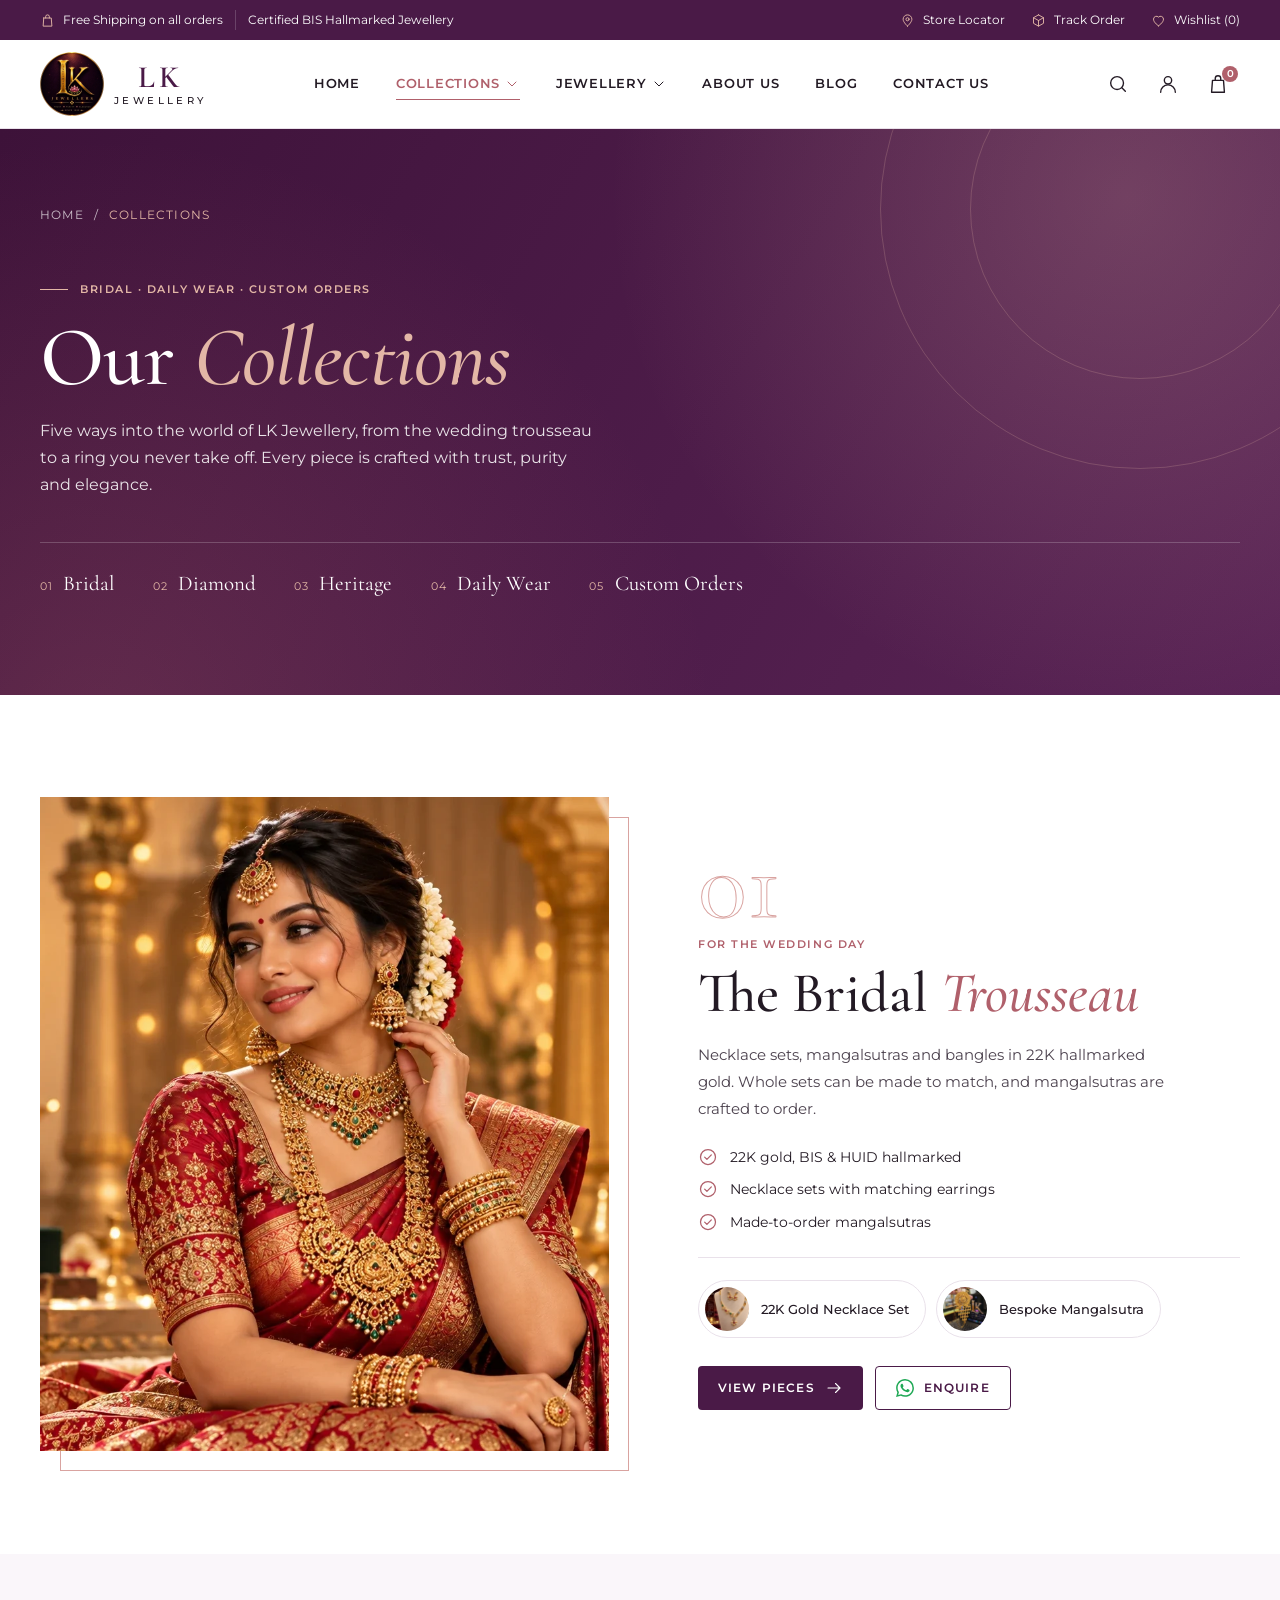
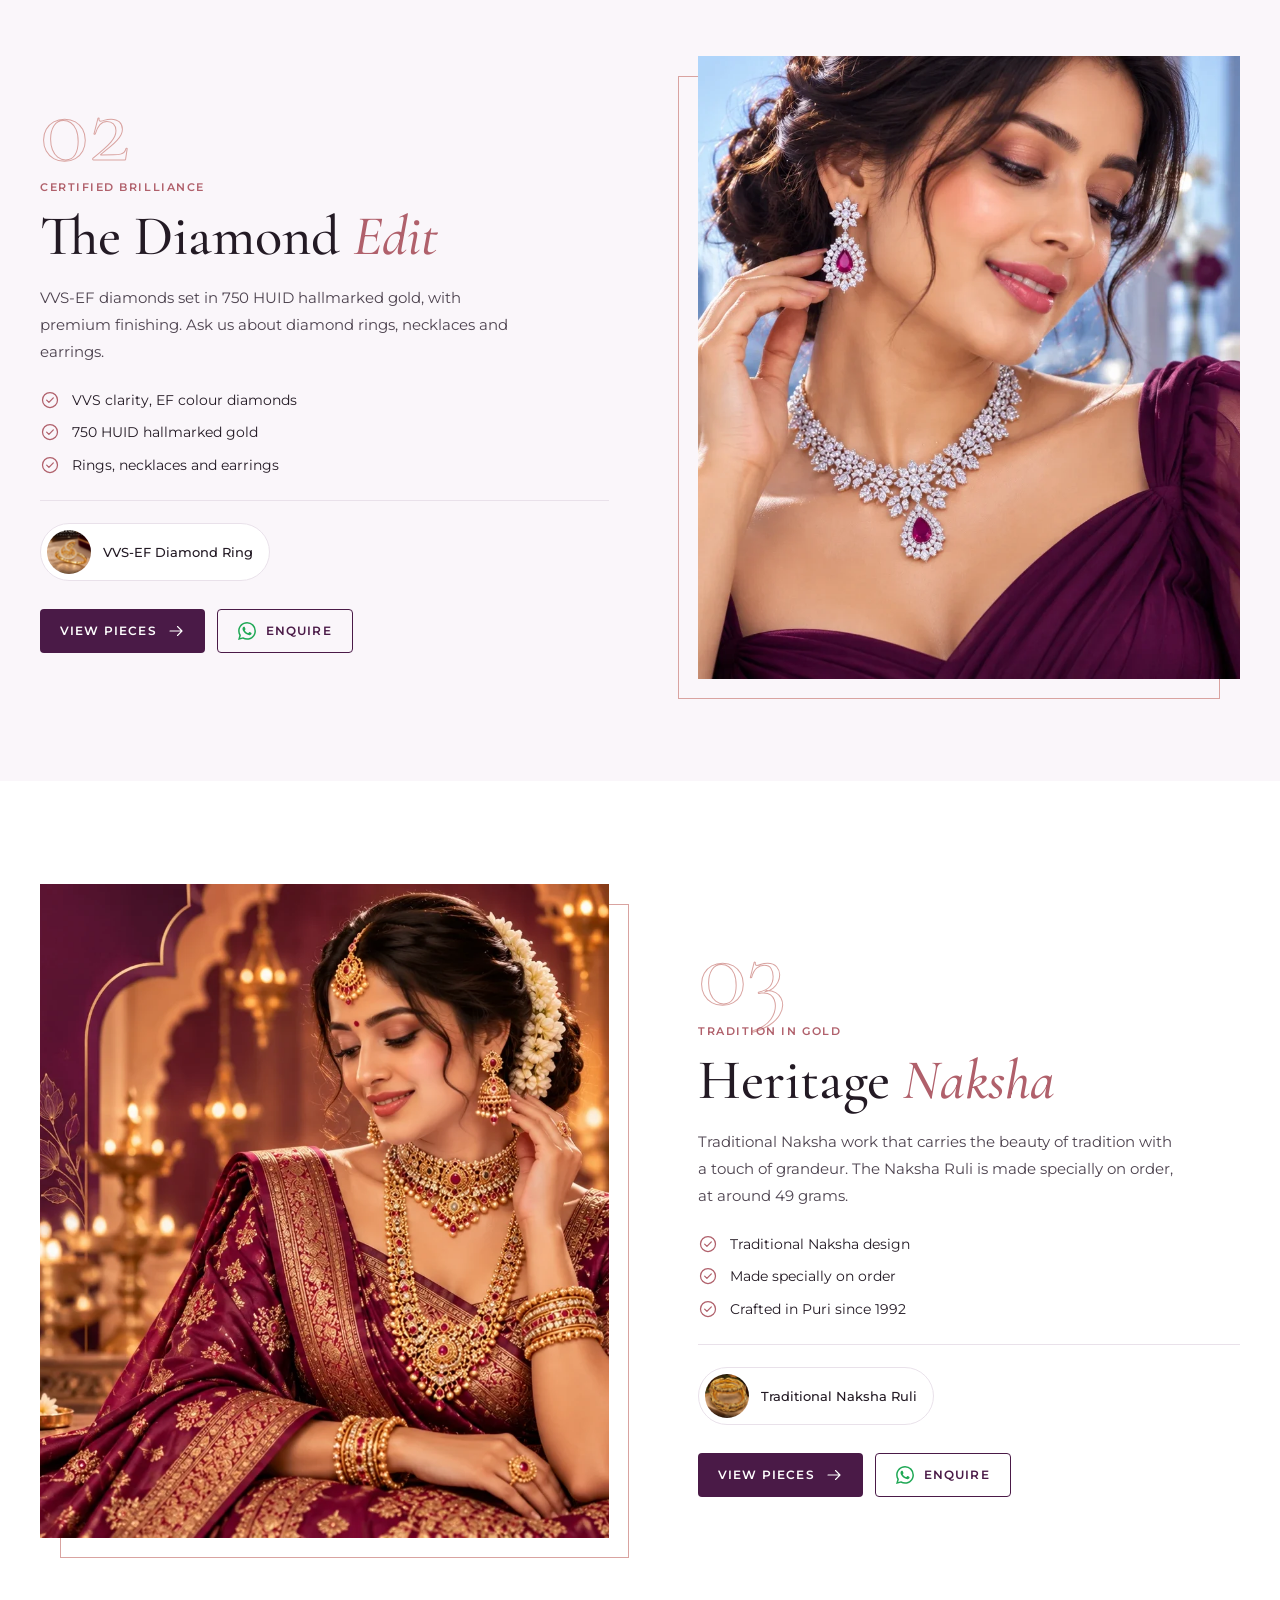
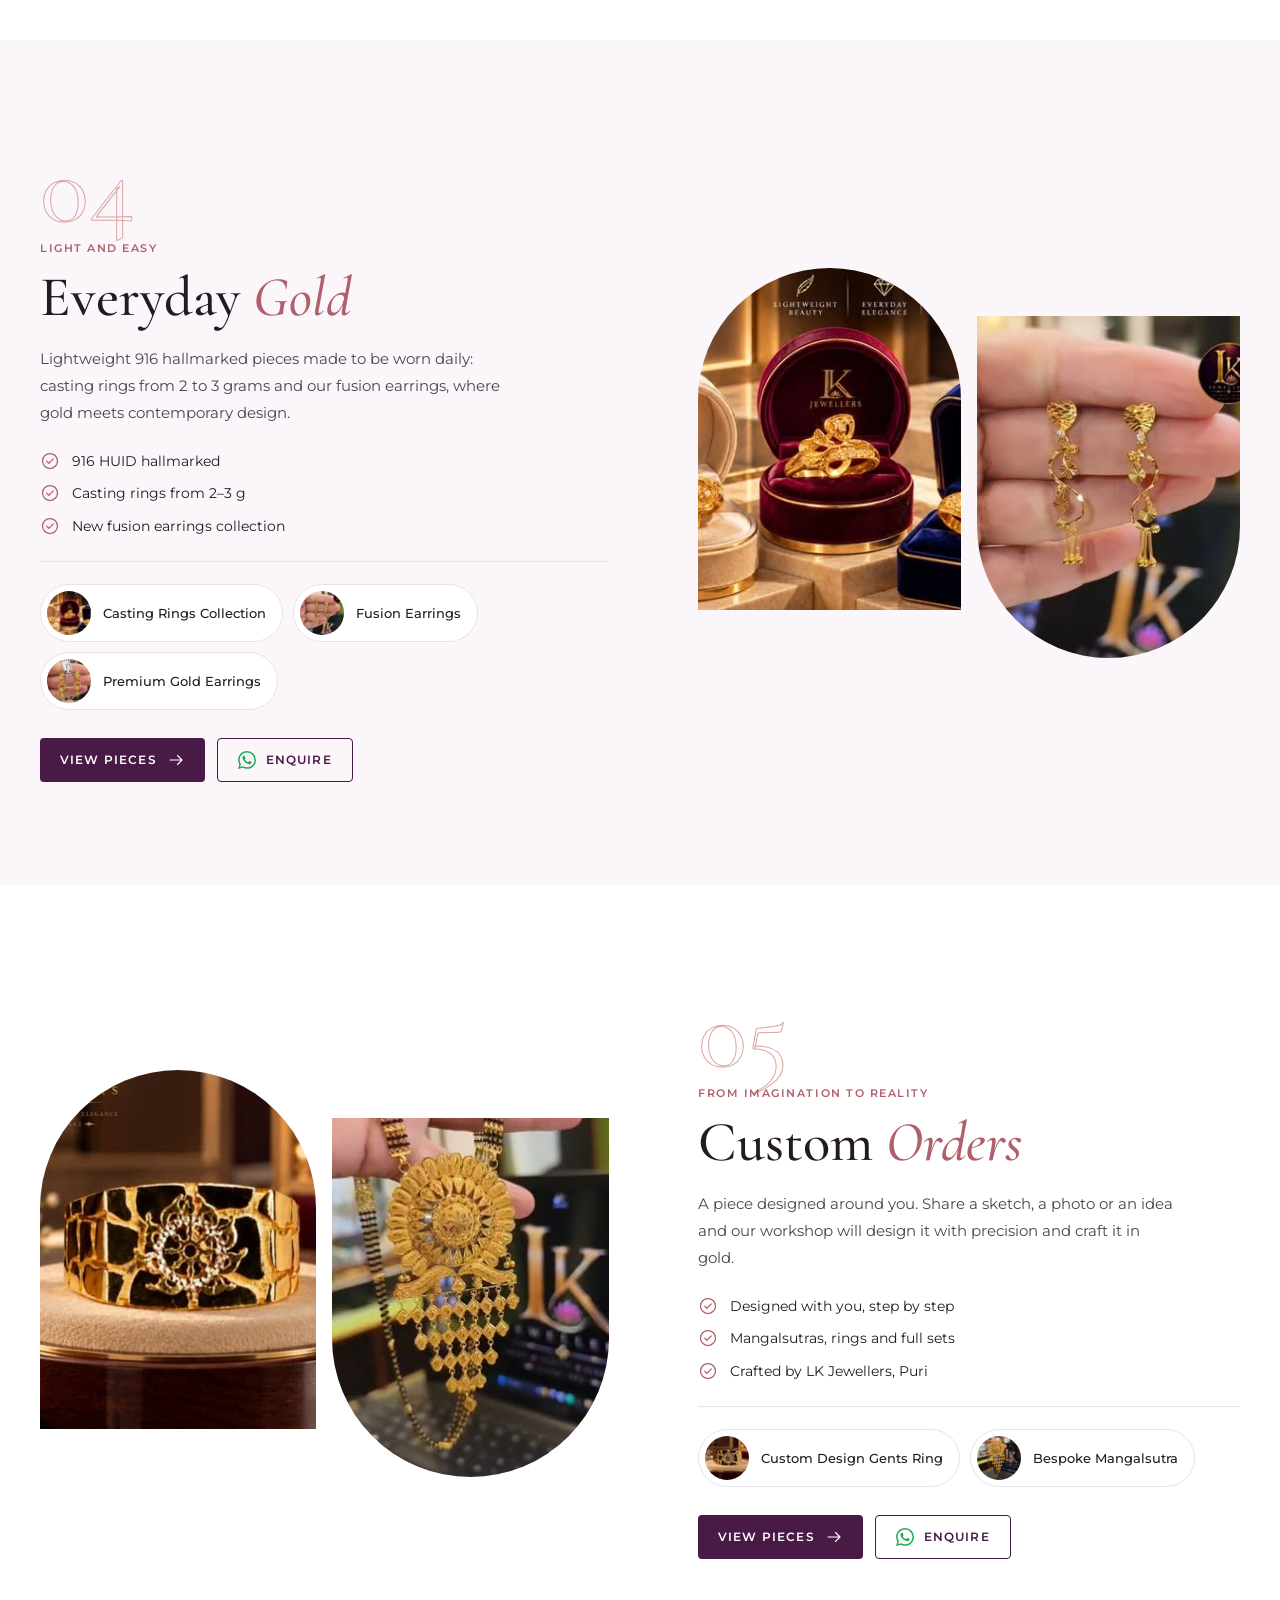
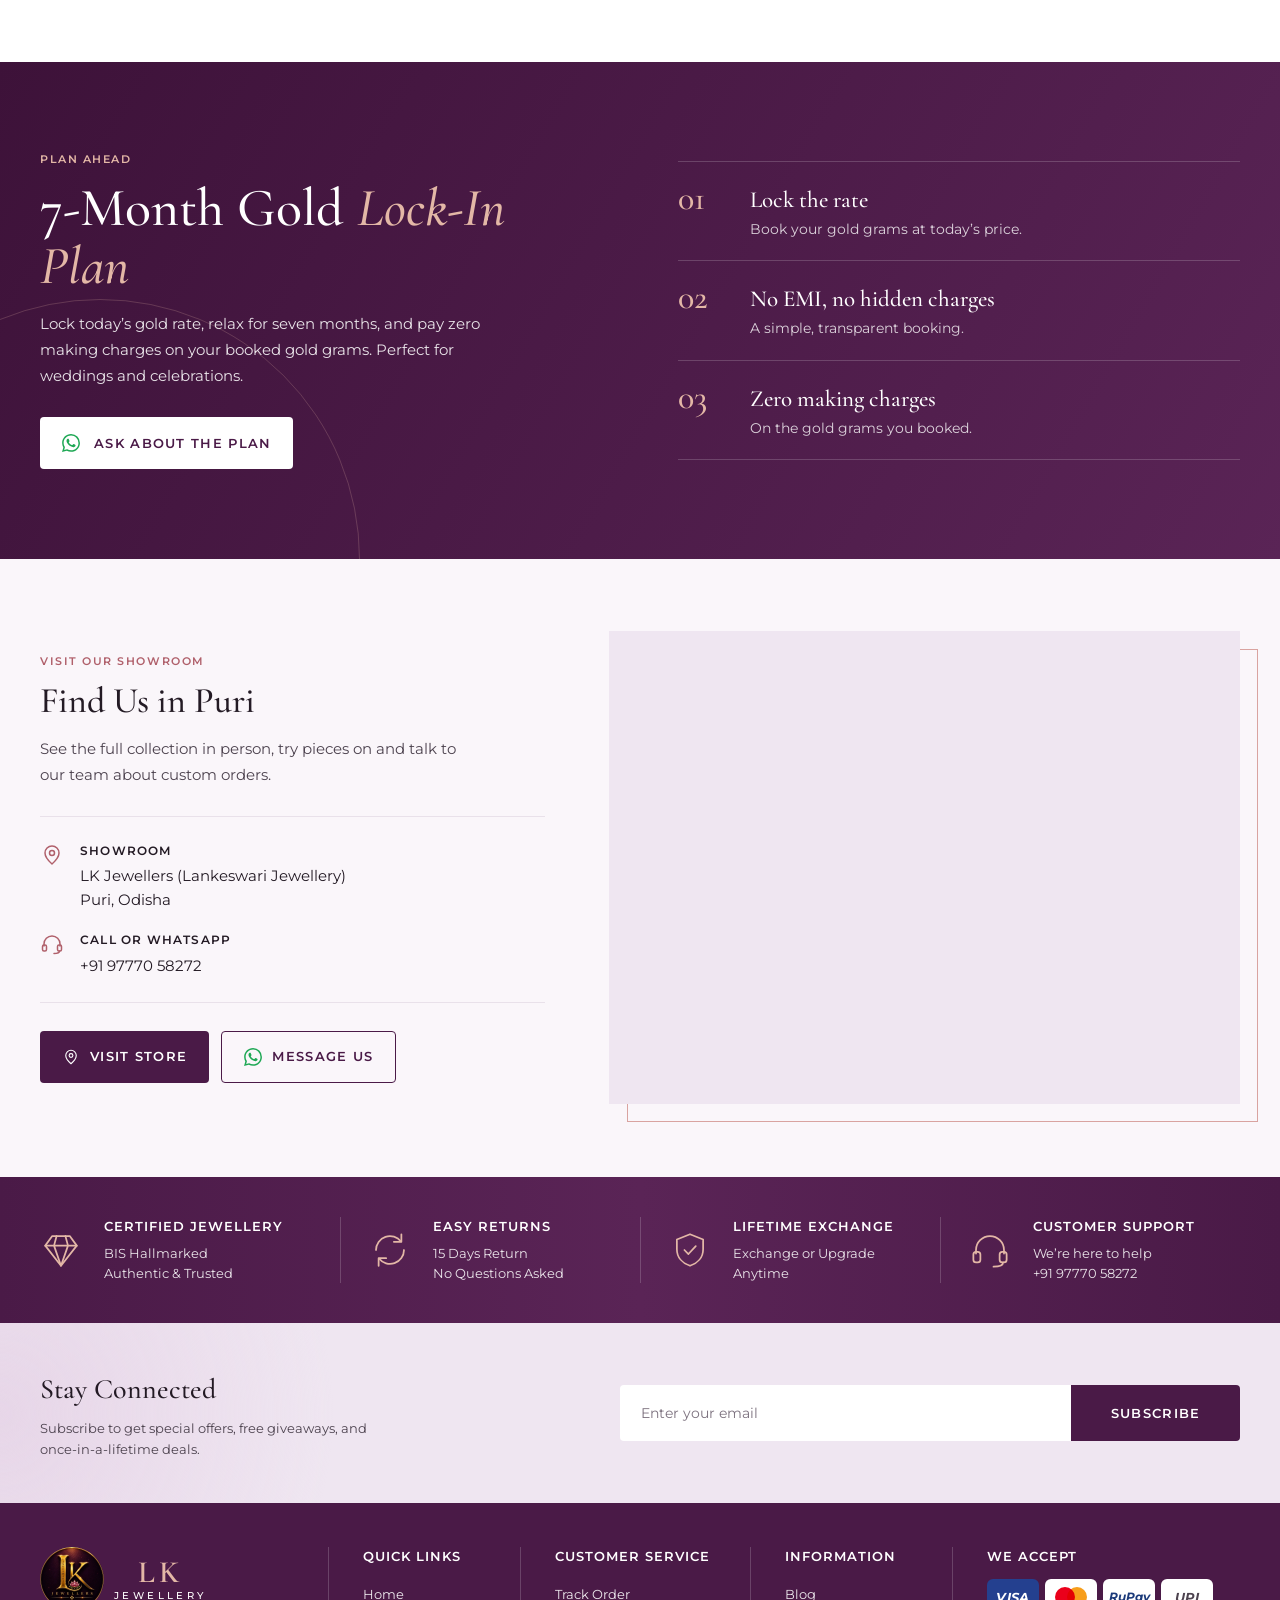
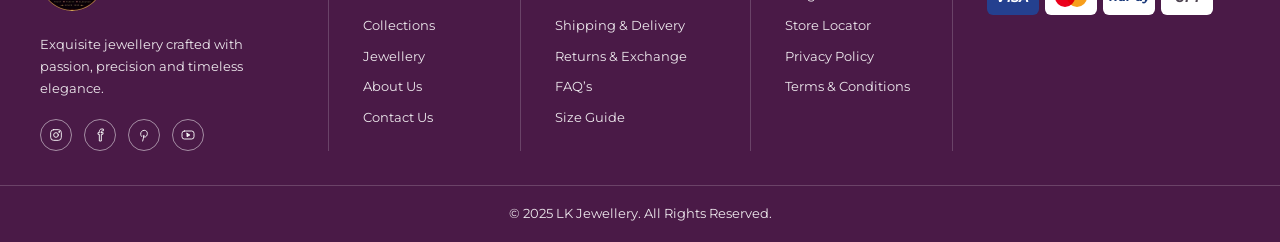
<file: collections.html>
<!DOCTYPE html>
<html lang="en">
<head>
  <meta charset="UTF-8">
  <meta name="viewport" content="width=device-width, initial-scale=1">
  <title>Collections | LK Jewellery</title>
  <meta name="description" content="Explore the LK Jewellery collections: bridal, diamond, heritage Naksha, everyday gold and custom orders, plus the 7-Month Gold Lock-In Plan.">
  <link rel="preconnect" href="https://fonts.googleapis.com">
  <link rel="preconnect" href="https://fonts.gstatic.com" crossorigin>
  <link href="https://fonts.googleapis.com/css2?family=Cormorant+Garamond:wght@500;600&family=Montserrat:wght@400;500;600&family=Allura&display=swap" rel="stylesheet">
  <link rel="icon" type="image/png" href="assets/favicon.png">
  <link rel="stylesheet" href="styles.css">
</head>
<body>

  <!-- SVG icon sprite -->
  <svg xmlns="http://www.w3.org/2000/svg" class="sprite" aria-hidden="true">
    <symbol id="i-bag" viewBox="0 0 24 24"><path d="M6 8h12l1 13H5L6 8Z"/><path d="M9 8V6a3 3 0 0 1 6 0v2"/></symbol>
    <symbol id="i-pin" viewBox="0 0 24 24"><path d="M12 21s-7-6.2-7-11a7 7 0 0 1 14 0c0 4.800-7 11-7 11Z"/><circle cx="12" cy="10" r="2.500"/></symbol>
    <symbol id="i-box" viewBox="0 0 24 24"><path d="m12 3 8 4.500v9L12 21l-8-4.500v-9L12 3Z"/><path d="m4 7.500 8 4.500 8-4.500M12 12v9"/></symbol>
    <symbol id="i-heart" viewBox="0 0 24 24"><path d="M12 20.500s-8-4.900-8-10.800A4.700 4.700 0 0 1 12 6.600a4.700 4.700 0 0 1 8 3.100c0 5.900-8 10.800-8 10.800Z"/></symbol>
    <symbol id="i-search" viewBox="0 0 24 24"><circle cx="11" cy="11" r="7"/><path d="m20 20-3.800-3.800"/></symbol>
    <symbol id="i-user" viewBox="0 0 24 24"><circle cx="12" cy="8" r="4"/><path d="M4 21a8 8 0 0 1 16 0"/></symbol>
    <symbol id="i-chevron" viewBox="0 0 24 24"><path d="m6 9 6 6 6-6"/></symbol>
    <symbol id="i-left" viewBox="0 0 24 24"><path d="m15 6-6 6 6 6"/></symbol>
    <symbol id="i-right" viewBox="0 0 24 24"><path d="m9 6 6 6-6 6"/></symbol>
    <symbol id="i-arrow" viewBox="0 0 24 24"><path d="M4 12h16M14 6l6 6-6 6"/></symbol>
    <symbol id="i-menu" viewBox="0 0 24 24"><path d="M4 7h16M4 12h16M4 17h16"/></symbol>
    <symbol id="i-close" viewBox="0 0 24 24"><path d="m6 6 12 12M18 6 6 18"/></symbol>
    <symbol id="i-diamond" viewBox="0 0 24 24"><path d="M7 4h10l4 5.500L12 21 3 9.500 7 4Z"/><path d="M3 9.500h18M9.500 4 8 9.500 12 21l4-11.500L14.500 4"/></symbol>
    <symbol id="i-shield" viewBox="0 0 24 24"><path d="M12 3 4.500 6v5.500c0 4.600 3.100 8 7.500 9.500 4.400-1.500 7.500-4.900 7.500-9.500V6L12 3Z"/><path d="m8.800 12 2.300 2.300 4.200-4.500"/></symbol>
    <symbol id="i-truck" viewBox="0 0 24 24"><path d="M2 6h12v10H2zM14 9h4l4 4v3h-8z"/><circle cx="6.500" cy="17.500" r="1.800"/><circle cx="17.500" cy="17.500" r="1.800"/></symbol>
    <symbol id="i-refresh" viewBox="0 0 24 24"><path d="M20 12a8 8 0 0 1-14.300 4.900M4 12a8 8 0 0 1 14.300-4.900"/><path d="M18.500 3v4.300h-4.300M5.500 21v-4.300h4.300"/></symbol>
    <symbol id="i-headset" viewBox="0 0 24 24"><path d="M4 14v-2a8 8 0 0 1 16 0v2"/><rect x="2.500" y="13" width="4" height="6" rx="1.500"/><rect x="17.500" y="13" width="4" height="6" rx="1.500"/><path d="M19.500 19c0 1.700-2.500 2.500-5.500 2.500"/></symbol>
    <symbol id="i-instagram" viewBox="0 0 24 24"><rect x="4" y="4" width="16" height="16" rx="4.500"/><circle cx="12" cy="12" r="3.500"/><circle cx="16.600" cy="7.400" r=".6" fill="currentColor"/></symbol>
    <symbol id="i-facebook" viewBox="0 0 24 24"><path d="M14 8.500V7c0-.8.500-1.200 1.300-1.200H17V3h-2.300C12.200 3 11 4.600 11 6.800v1.700H9V11h2v10h3V11h2.300l.4-2.500H14Z"/></symbol>
    <symbol id="i-pinterest" viewBox="0 0 24 24"><path d="M10 21c.8-2.800 1.500-5.600 2-8.500"/><path d="M8.500 14.300c-1-1-1.500-2.300-1.500-3.800 0-3 2.200-5.500 5.300-5.500 2.800 0 4.700 1.900 4.700 4.600 0 3-1.600 5.400-3.800 5.400-1.200 0-2-.8-2.200-1.700"/></symbol>
    <symbol id="i-youtube" viewBox="0 0 24 24"><rect x="3" y="6" width="18" height="12" rx="3.500"/><path d="m10.500 9.500 4.200 2.500-4.200 2.500v-5Z" fill="currentColor"/></symbol>
    <symbol id="i-leaf" viewBox="0 0 24 24"><path d="M5 19c0-9 5-14 15-14 0 10-5 15-14 14Z"/><path d="M4 21c2-5 5-8 10-11"/></symbol>
    <symbol id="i-users" viewBox="0 0 24 24"><circle cx="9" cy="8" r="3.500"/><path d="M2.500 20a6.500 6.500 0 0 1 13 0"/><path d="M16 4.800a3.500 3.500 0 0 1 0 6.400M18 14.200a6.500 6.500 0 0 1 3.500 5.800"/></symbol>
    <symbol id="i-check" viewBox="0 0 24 24"><circle cx="12" cy="12" r="9"/><path d="m8 12.200 2.700 2.700L16 9.500"/></symbol>
    <symbol id="i-whatsapp" viewBox="0 0 24 24"><path fill="currentColor" stroke="none" d="M17.472 14.382c-.297-.149-1.758-.867-2.03-.967-.273-.099-.471-.148-.67.15-.197.297-.767.966-.94 1.164-.173.199-.347.223-.644.075-.297-.15-1.255-.463-2.39-1.475-.883-.788-1.48-1.761-1.653-2.059-.173-.297-.018-.458.13-.606.134-.133.298-.347.446-.52.149-.174.198-.298.298-.497.099-.198.05-.371-.025-.52-.075-.149-.669-1.612-.916-2.207-.242-.579-.487-.5-.669-.51-.173-.008-.371-.01-.57-.01-.198 0-.52.074-.792.372-.272.297-1.04 1.016-1.04 2.479 0 1.462 1.065 2.875 1.213 3.074.149.198 2.096 3.2 5.077 4.487.709.306 1.262.489 1.694.625.712.227 1.36.195 1.871.118.571-.085 1.758-.719 2.006-1.413.248-.694.248-1.289.173-1.413-.074-.124-.272-.198-.57-.347m-5.421 7.403h-.004a9.87 9.87 0 01-5.031-1.378l-.361-.214-3.741.982.998-3.648-.235-.374a9.86 9.86 0 01-1.51-5.26c.001-5.45 4.436-9.884 9.888-9.884 2.64 0 5.122 1.03 6.988 2.898a9.825 9.825 0 012.893 6.994c-.003 5.45-4.437 9.884-9.885 9.884m8.413-18.297A11.815 11.815 0 0012.05 0C5.495 0 .16 5.335.157 11.892c0 2.096.547 4.142 1.588 5.945L.057 24l6.305-1.654a11.882 11.882 0 005.683 1.448h.005c6.554 0 11.89-5.335 11.893-11.893a11.821 11.821 0 00-3.48-8.413z"/></symbol>
    <symbol id="i-logo" viewBox="0 0 48 48">
      <g fill="none" stroke="currentColor" stroke-width="1.400">
        <ellipse cx="24" cy="12.500" rx="5" ry="9.500"/>
        <ellipse cx="24" cy="12.500" rx="5" ry="9.500" transform="rotate(45 24 24)"/>
        <ellipse cx="24" cy="12.500" rx="5" ry="9.500" transform="rotate(90 24 24)"/>
        <ellipse cx="24" cy="12.500" rx="5" ry="9.500" transform="rotate(135 24 24)"/>
        <ellipse cx="24" cy="12.500" rx="5" ry="9.500" transform="rotate(180 24 24)"/>
        <ellipse cx="24" cy="12.500" rx="5" ry="9.500" transform="rotate(225 24 24)"/>
        <ellipse cx="24" cy="12.500" rx="5" ry="9.500" transform="rotate(270 24 24)"/>
        <ellipse cx="24" cy="12.500" rx="5" ry="9.500" transform="rotate(315 24 24)"/>
        <circle cx="24" cy="24" r="3"/>
      </g>
    </symbol>
  </svg>

  <a class="skip-link" href="#main">Skip to content</a>

  <!-- Top bar -->
  <div class="topbar">
    <div class="container topbar__inner">
      <ul class="topbar__list">
        <li><svg class="icon"><use href="#i-bag"/></svg>Free Shipping on all orders</li>
        <li class="topbar__sep">Certified BIS Hallmarked Jewellery</li>
      </ul>
      <ul class="topbar__list topbar__list--links">
        <li><a href="#store"><svg class="icon"><use href="#i-pin"/></svg>Store Locator</a></li>
        <li><a href="#"><svg class="icon"><use href="#i-box"/></svg>Track Order</a></li>
        <li><a href="#"><svg class="icon"><use href="#i-heart"/></svg><span>Wishlist (<span data-wishlist-count>0</span>)</span></a></li>
      </ul>
    </div>
  </div>

  <!-- Header -->
  <header class="header">
    <div class="container header__inner">
      <a class="logo" href="index.html" aria-label="LK Jewellery home">
        <img class="logo__mark" src="assets/lk-logo.webp" width="64" height="64" alt="">
        <span class="logo__text"><span class="logo__name">LK</span><span class="logo__sub">JEWELLERY</span></span>
      </a>

      <nav class="nav" id="primary-nav" aria-label="Primary">
        <ul class="nav__list">
          <li><a class="nav__link" href="index.html">Home</a></li>
          <li class="nav__item--has-menu">
            <button class="nav__link is-active" type="button" aria-expanded="false">Collections <svg class="icon icon--sm"><use href="#i-chevron"/></svg></button>
            <ul class="nav__menu">
              <li><a href="collections.html">All Collections</a></li>
              <li><a href="collections.html#bridal">Bridal</a></li>
              <li><a href="collections.html#diamond">Diamond</a></li>
              <li><a href="collections.html#heritage">Heritage</a></li>
              <li><a href="collections.html#daily-wear">Daily Wear</a></li>
              <li><a href="collections.html#custom">Custom Orders</a></li>
            </ul>
          </li>
          <li class="nav__item--has-menu">
            <button class="nav__link" type="button" aria-expanded="false">Jewellery <svg class="icon icon--sm"><use href="#i-chevron"/></svg></button>
            <ul class="nav__menu">
              <li><a href="jewellery.html">All Jewellery</a></li>
              <li><a href="jewellery.html?cat=rings">Rings</a></li>
              <li><a href="jewellery.html?cat=necklaces">Necklaces</a></li>
              <li><a href="jewellery.html?cat=earrings">Earrings</a></li>
              <li><a href="jewellery.html?cat=bangles">Bangles</a></li>
              <li><a href="jewellery.html?cat=mangalsutra">Mangalsutra</a></li>
            </ul>
          </li>
          <li><a class="nav__link" href="#">About Us</a></li>
          <li><a class="nav__link" href="#">Blog</a></li>
          <li><a class="nav__link" href="#footer">Contact Us</a></li>
        </ul>
      </nav>

      <div class="header__actions">
        <button class="icon-btn" type="button" aria-label="Search"><svg class="icon"><use href="#i-search"/></svg></button>
        <a class="icon-btn" href="#" aria-label="Account"><svg class="icon"><use href="#i-user"/></svg></a>
        <a class="icon-btn icon-btn--cart" href="#" aria-label="Cart, 0 items"><svg class="icon"><use href="#i-bag"/></svg><span class="badge" aria-hidden="true">0</span></a>
        <button class="icon-btn nav-toggle" type="button" aria-label="Open menu" aria-controls="primary-nav" aria-expanded="false">
          <svg class="icon nav-toggle__open"><use href="#i-menu"/></svg>
          <svg class="icon nav-toggle__close"><use href="#i-close"/></svg>
        </button>
      </div>
    </div>
  </header>

  <main id="main">

    <section class="page-hero">
      <div class="container page-hero__inner">
        <nav class="crumbs" aria-label="Breadcrumb"><a href="index.html">Home</a><span aria-hidden="true">/</span><span aria-current="page">Collections</span></nav>
        <p class="eyebrow">Bridal · Daily Wear · Custom Orders</p>
        <h1 class="page-hero__title">Our <em>Collections</em></h1>
        <p class="page-hero__text">Five ways into the world of LK Jewellery, from the wedding trousseau to a ring you never take off. Every piece is crafted with trust, purity and elegance.</p>
        <ul class="index-nav"><li><a href="#bridal"><span>01</span>Bridal</a></li><li><a href="#diamond"><span>02</span>Diamond</a></li><li><a href="#heritage"><span>03</span>Heritage</a></li><li><a href="#daily-wear"><span>04</span>Daily Wear</a></li><li><a href="#custom"><span>05</span>Custom Orders</a></li></ul>
      </div>
    </section>

    <section class="collection" id="bridal" aria-labelledby="bridal-title">
      <div class="container collection__inner">
        <div class="collection__media"><img loading="lazy" width="1586" height="992" style="object-position:52% 30%" alt="Bride in a red silk saree wearing a layered gold necklace set, jhumkas and bangles" src="assets/hero-2.webp"></div>
        <div class="collection__body">
          <span class="collection__num" aria-hidden="true">01</span>
          <p class="eyebrow">For the wedding day</p>
          <h2 class="collection__title" id="bridal-title">The Bridal <em>Trousseau</em></h2>
          <p class="collection__text">Necklace sets, mangalsutras and bangles in 22K hallmarked gold. Whole sets can be made to match, and mangalsutras are crafted to order.</p>
          <ul class="collection__points"><li><svg class="icon"><use href="#i-check"/></svg>22K gold, BIS &amp; HUID hallmarked</li><li><svg class="icon"><use href="#i-check"/></svg>Necklace sets with matching earrings</li><li><svg class="icon"><use href="#i-check"/></svg>Made-to-order mangalsutras</li></ul>
          <ul class="collection__pieces"><li><a href="jewellery.html?cat=necklaces"><img loading="lazy" width="72" height="72" alt="" src="assets/products/necklace-set-22k.jpg"><span>22K Gold Necklace Set</span></a></li><li><a href="jewellery.html?cat=mangalsutra"><img loading="lazy" width="72" height="72" alt="" src="assets/products/mangalsutra.jpg"><span>Bespoke Mangalsutra</span></a></li></ul>
          <div class="collection__actions">
            <a class="btn btn--primary btn--sm" href="jewellery.html?cat=necklaces">View pieces <svg class="icon icon--sm"><use href="#i-arrow"/></svg></a>
            <a class="btn btn--outline btn--sm" href="https://wa.me/919777058272?text=Hello%20LK%20Jewellers%2C%20I%20am%20interested%20in%20your%20bridal%20collection.%20Please%20share%20designs%20and%20prices." target="_blank" rel="noopener"><svg class="icon"><use href="#i-whatsapp"/></svg>Enquire</a>
          </div>
        </div>
      </div>
    </section>

    <section class="collection" id="diamond" aria-labelledby="diamond-title">
      <div class="container collection__inner">
        <div class="collection__media"><img loading="lazy" width="1586" height="992" style="object-position:45% 30%" alt="Woman wearing a diamond and ruby necklace with matching drop earrings" src="assets/hero-4.webp"></div>
        <div class="collection__body">
          <span class="collection__num" aria-hidden="true">02</span>
          <p class="eyebrow">Certified brilliance</p>
          <h2 class="collection__title" id="diamond-title">The Diamond <em>Edit</em></h2>
          <p class="collection__text">VVS-EF diamonds set in 750 HUID hallmarked gold, with premium finishing. Ask us about diamond rings, necklaces and earrings.</p>
          <ul class="collection__points"><li><svg class="icon"><use href="#i-check"/></svg>VVS clarity, EF colour diamonds</li><li><svg class="icon"><use href="#i-check"/></svg>750 HUID hallmarked gold</li><li><svg class="icon"><use href="#i-check"/></svg>Rings, necklaces and earrings</li></ul>
          <ul class="collection__pieces"><li><a href="jewellery.html?cat=rings"><img loading="lazy" width="72" height="72" alt="" src="assets/products/diamond-ring.jpg"><span>VVS-EF Diamond Ring</span></a></li></ul>
          <div class="collection__actions">
            <a class="btn btn--primary btn--sm" href="jewellery.html?cat=rings">View pieces <svg class="icon icon--sm"><use href="#i-arrow"/></svg></a>
            <a class="btn btn--outline btn--sm" href="https://wa.me/919777058272?text=Hello%20LK%20Jewellers%2C%20I%20am%20interested%20in%20your%20diamond%20collection.%20Please%20share%20designs%20and%20prices." target="_blank" rel="noopener"><svg class="icon"><use href="#i-whatsapp"/></svg>Enquire</a>
          </div>
        </div>
      </div>
    </section>

    <section class="collection" id="heritage" aria-labelledby="heritage-title">
      <div class="container collection__inner">
        <div class="collection__media"><img loading="lazy" width="1586" height="992" style="object-position:76% 30%" alt="Woman in a maroon silk saree wearing a gold choker, long necklace and bangles" src="assets/hero-3.webp"></div>
        <div class="collection__body">
          <span class="collection__num" aria-hidden="true">03</span>
          <p class="eyebrow">Tradition in gold</p>
          <h2 class="collection__title" id="heritage-title">Heritage <em>Naksha</em></h2>
          <p class="collection__text">Traditional Naksha work that carries the beauty of tradition with a touch of grandeur. The Naksha Ruli is made specially on order, at around 49 grams.</p>
          <ul class="collection__points"><li><svg class="icon"><use href="#i-check"/></svg>Traditional Naksha design</li><li><svg class="icon"><use href="#i-check"/></svg>Made specially on order</li><li><svg class="icon"><use href="#i-check"/></svg>Crafted in Puri since 1992</li></ul>
          <ul class="collection__pieces"><li><a href="jewellery.html?cat=bangles"><img loading="lazy" width="72" height="72" alt="" src="assets/products/naksha-ruli.jpg"><span>Traditional Naksha Ruli</span></a></li></ul>
          <div class="collection__actions">
            <a class="btn btn--primary btn--sm" href="jewellery.html?cat=bangles">View pieces <svg class="icon icon--sm"><use href="#i-arrow"/></svg></a>
            <a class="btn btn--outline btn--sm" href="https://wa.me/919777058272?text=Hello%20LK%20Jewellers%2C%20I%20am%20interested%20in%20your%20heritage%20collection.%20Please%20share%20designs%20and%20prices." target="_blank" rel="noopener"><svg class="icon"><use href="#i-whatsapp"/></svg>Enquire</a>
          </div>
        </div>
      </div>
    </section>

    <section class="collection" id="daily-wear" aria-labelledby="daily-wear-title">
      <div class="container collection__inner">
        <div class="collection__media collection__media--duo"><img loading="lazy" width="360" height="360" alt="Gold casting rings in LK Jewellers boxes" src="assets/products/casting-rings.jpg"><img loading="lazy" width="360" height="360" alt="Gold fusion earrings held in a hand" src="assets/products/fusion-earrings.jpg"></div>
        <div class="collection__body">
          <span class="collection__num" aria-hidden="true">04</span>
          <p class="eyebrow">Light and easy</p>
          <h2 class="collection__title" id="daily-wear-title">Everyday <em>Gold</em></h2>
          <p class="collection__text">Lightweight 916 hallmarked pieces made to be worn daily: casting rings from 2 to 3 grams and our fusion earrings, where gold meets contemporary design.</p>
          <ul class="collection__points"><li><svg class="icon"><use href="#i-check"/></svg>916 HUID hallmarked</li><li><svg class="icon"><use href="#i-check"/></svg>Casting rings from 2–3 g</li><li><svg class="icon"><use href="#i-check"/></svg>New fusion earrings collection</li></ul>
          <ul class="collection__pieces"><li><a href="jewellery.html?cat=rings"><img loading="lazy" width="72" height="72" alt="" src="assets/products/casting-rings.jpg"><span>Casting Rings Collection</span></a></li><li><a href="jewellery.html?cat=earrings"><img loading="lazy" width="72" height="72" alt="" src="assets/products/fusion-earrings.jpg"><span>Fusion Earrings</span></a></li><li><a href="jewellery.html?cat=earrings"><img loading="lazy" width="72" height="72" alt="" src="assets/products/fusion-earrings-2.jpg"><span>Premium Gold Earrings</span></a></li></ul>
          <div class="collection__actions">
            <a class="btn btn--primary btn--sm" href="jewellery.html?cat=earrings">View pieces <svg class="icon icon--sm"><use href="#i-arrow"/></svg></a>
            <a class="btn btn--outline btn--sm" href="https://wa.me/919777058272?text=Hello%20LK%20Jewellers%2C%20I%20am%20interested%20in%20your%20daily%20wear%20collection.%20Please%20share%20designs%20and%20prices." target="_blank" rel="noopener"><svg class="icon"><use href="#i-whatsapp"/></svg>Enquire</a>
          </div>
        </div>
      </div>
    </section>

    <section class="collection" id="custom" aria-labelledby="custom-title">
      <div class="container collection__inner">
        <div class="collection__media collection__media--duo"><img loading="lazy" width="360" height="360" alt="Wide gold ring with black inlay and floral motif" src="assets/products/gents-ring.jpg"><img loading="lazy" width="360" height="360" alt="Gold mangalsutra with a large filigree pendant" src="assets/products/mangalsutra.jpg"></div>
        <div class="collection__body">
          <span class="collection__num" aria-hidden="true">05</span>
          <p class="eyebrow">From imagination to reality</p>
          <h2 class="collection__title" id="custom-title">Custom <em>Orders</em></h2>
          <p class="collection__text">A piece designed around you. Share a sketch, a photo or an idea and our workshop will design it with precision and craft it in gold.</p>
          <ul class="collection__points"><li><svg class="icon"><use href="#i-check"/></svg>Designed with you, step by step</li><li><svg class="icon"><use href="#i-check"/></svg>Mangalsutras, rings and full sets</li><li><svg class="icon"><use href="#i-check"/></svg>Crafted by LK Jewellers, Puri</li></ul>
          <ul class="collection__pieces"><li><a href="jewellery.html?cat=rings"><img loading="lazy" width="72" height="72" alt="" src="assets/products/gents-ring.jpg"><span>Custom Design Gents Ring</span></a></li><li><a href="jewellery.html?cat=mangalsutra"><img loading="lazy" width="72" height="72" alt="" src="assets/products/mangalsutra.jpg"><span>Bespoke Mangalsutra</span></a></li></ul>
          <div class="collection__actions">
            <a class="btn btn--primary btn--sm" href="jewellery.html?cat=mangalsutra">View pieces <svg class="icon icon--sm"><use href="#i-arrow"/></svg></a>
            <a class="btn btn--outline btn--sm" href="https://wa.me/919777058272?text=Hello%20LK%20Jewellers%2C%20I%20am%20interested%20in%20your%20custom%20order%20collection.%20Please%20share%20designs%20and%20prices." target="_blank" rel="noopener"><svg class="icon"><use href="#i-whatsapp"/></svg>Enquire</a>
          </div>
        </div>
      </div>
    </section>

    <section class="plan" aria-labelledby="plan-title">
      <div class="container plan__inner">
        <div>
          <p class="eyebrow">Plan ahead</p>
          <h2 class="plan__title" id="plan-title">7-Month Gold <em>Lock-In Plan</em></h2>
          <p>Lock today’s gold rate, relax for seven months, and pay zero making charges on your booked gold grams. Perfect for weddings and celebrations.</p>
          <a class="btn btn--light" href="https://wa.me/919777058272?text=Hello%20LK%20Jewellers%2C%20I%20would%20like%20to%20know%20more%20about%20the%207-Month%20Gold%20Lock-In%20Plan." target="_blank" rel="noopener"><svg class="icon"><use href="#i-whatsapp"/></svg>Ask about the plan</a>
        </div>
        <ul class="plan__points">
          <li><strong>01</strong><h3>Lock the rate</h3><p>Book your gold grams at today’s price.</p></li>
          <li><strong>02</strong><h3>No EMI, no hidden charges</h3><p>A simple, transparent booking.</p></li>
          <li><strong>03</strong><h3>Zero making charges</h3><p>On the gold grams you booked.</p></li>
        </ul>
      </div>
    </section>

    <!-- Store location -->
    <section class="section store" id="store" aria-labelledby="store-title">
      <div class="container store__inner">
        <div class="store__body">
          <p class="eyebrow">Visit our showroom</p>
          <h2 class="section__title" id="store-title">Find Us in Puri</h2>
          <p class="store__text">See the full collection in person, try pieces on and talk to our team about custom orders.</p>
          <ul class="store__details">
            <li><svg class="icon"><use href="#i-pin"/></svg><div><h3>Showroom</h3><p>LK Jewellers (Lankeswari Jewellery)<br>Puri, Odisha</p></div></li>
            <li><svg class="icon"><use href="#i-headset"/></svg><div><h3>Call or WhatsApp</h3><p><a href="tel:+919777058272">+91 97770 58272</a></p></div></li>
          </ul>
          <div class="store__actions">
            <a class="btn btn--primary" href="https://www.google.com/maps?cid=8657708781973610324" target="_blank" rel="noopener"><svg class="icon"><use href="#i-pin"/></svg>Visit Store</a>
            <a class="btn btn--outline" href="https://wa.me/919777058272?text=Hello%20LK%20Jewellers%2C%20I%20would%20like%20to%20visit%20your%20store.%20Please%20share%20your%20timings." target="_blank" rel="noopener"><svg class="icon"><use href="#i-whatsapp"/></svg>Message us</a>
          </div>
        </div>
        <div class="store__map">
          <iframe src="https://www.google.com/maps/embed?pb=!1m14!1m8!1m3!1d15013.866431054133!2d85.8281905!3d19.8202003!3m2!1i1024!2i768!4f13.1!3m3!1m2!1s0x3a19c6b0782bc4cd%3A0x78265c4446511f54!2sLK%20JEWELLERS%20(Lankeswari%20Jewellery)!5e0!3m2!1sen!2sin!4v1790971390480!5m2!1sen!2sin" title="Map showing LK Jewellers (Lankeswari Jewellery) in Puri" loading="lazy" allowfullscreen referrerpolicy="strict-origin-when-cross-origin"></iframe>
        </div>
      </div>
    </section>

    <!-- Assurances -->
    <section class="assure" aria-label="Why shop with us">
      <ul class="container assure__list">
        <li><svg class="icon icon--xl"><use href="#i-diamond"/></svg><div><h3>Certified Jewellery</h3><p>BIS Hallmarked<br>Authentic &amp; Trusted</p></div></li>
        <li><svg class="icon icon--xl"><use href="#i-refresh"/></svg><div><h3>Easy Returns</h3><p>15 Days Return<br>No Questions Asked</p></div></li>
        <li><svg class="icon icon--xl"><use href="#i-shield"/></svg><div><h3>Lifetime Exchange</h3><p>Exchange or Upgrade<br>Anytime</p></div></li>
        <li><svg class="icon icon--xl"><use href="#i-headset"/></svg><div><h3>Customer Support</h3><p>We’re here to help<br><a href="tel:+919777058272">+91 97770 58272</a></p></div></li>
      </ul>
    </section>

    <!-- Newsletter -->
    <section class="newsletter" aria-labelledby="news-title">
      <div class="container newsletter__inner">
        <div>
          <h2 class="newsletter__title" id="news-title">Stay Connected</h2>
          <p>Subscribe to get special offers, free giveaways, and once-in-a-lifetime deals.</p>
        </div>
        <form class="subscribe" novalidate>
          <label class="sr-only" for="email">Email address</label>
          <input id="email" name="email" type="email" autocomplete="email" placeholder="Enter your email" required aria-describedby="subscribe-msg">
          <button class="btn btn--primary btn--square" type="submit">Subscribe</button>
          <p class="subscribe__msg" id="subscribe-msg" role="status" aria-live="polite"></p>
        </form>
      </div>
    </section>
  </main>

  <!-- Footer -->
  <footer class="footer" id="footer">
    <div class="container footer__grid">
      <div class="footer__brand">
        <a class="logo logo--light" href="index.html" aria-label="LK Jewellery home">
          <img class="logo__mark" src="assets/lk-logo.webp" width="64" height="64" alt="">
          <span class="logo__text"><span class="logo__name">LK</span><span class="logo__sub">JEWELLERY</span></span>
        </a>
        <p>Exquisite jewellery crafted with passion, precision and timeless elegance.</p>
        <ul class="social">
          <li><a href="https://www.instagram.com/lk_jewellers_puri/" target="_blank" rel="noopener" aria-label="Instagram"><svg class="icon icon--sm"><use href="#i-instagram"/></svg></a></li>
          <li><a href="#" aria-label="Facebook"><svg class="icon icon--sm"><use href="#i-facebook"/></svg></a></li>
          <li><a href="#" aria-label="Pinterest"><svg class="icon icon--sm"><use href="#i-pinterest"/></svg></a></li>
          <li><a href="#" aria-label="YouTube"><svg class="icon icon--sm"><use href="#i-youtube"/></svg></a></li>
        </ul>
      </div>
      <nav class="footer__col" aria-label="Quick links">
        <h3>Quick Links</h3>
        <ul><li><a href="index.html">Home</a></li><li><a href="collections.html">Collections</a></li><li><a href="jewellery.html">Jewellery</a></li><li><a href="#">About Us</a></li><li><a href="#">Contact Us</a></li></ul>
      </nav>
      <nav class="footer__col" aria-label="Customer service">
        <h3>Customer Service</h3>
        <ul><li><a href="#">Track Order</a></li><li><a href="#">Shipping &amp; Delivery</a></li><li><a href="#">Returns &amp; Exchange</a></li><li><a href="#">FAQ’s</a></li><li><a href="#">Size Guide</a></li></ul>
      </nav>
      <nav class="footer__col" aria-label="Information">
        <h3>Information</h3>
        <ul><li><a href="#">Blog</a></li><li><a href="#store">Store Locator</a></li><li><a href="#">Privacy Policy</a></li><li><a href="#">Terms &amp; Conditions</a></li></ul>
      </nav>
      <div class="footer__col footer__col--pay">
        <h3>We Accept</h3>
        <ul class="pay">
          <li class="pay__visa">VISA</li>
          <li class="pay__mc" aria-label="Mastercard"><span></span><span></span></li>
          <li class="pay__rupay">RuPay</li>
          <li class="pay__upi">UPI</li>
        </ul>
      </div>
    </div>
    <div class="footer__bottom">
      <p class="container">© 2025 LK Jewellery. All Rights Reserved.</p>
    </div>
  </footer>

  <script src="script.js" defer></script>
</body>
</html>
</file>
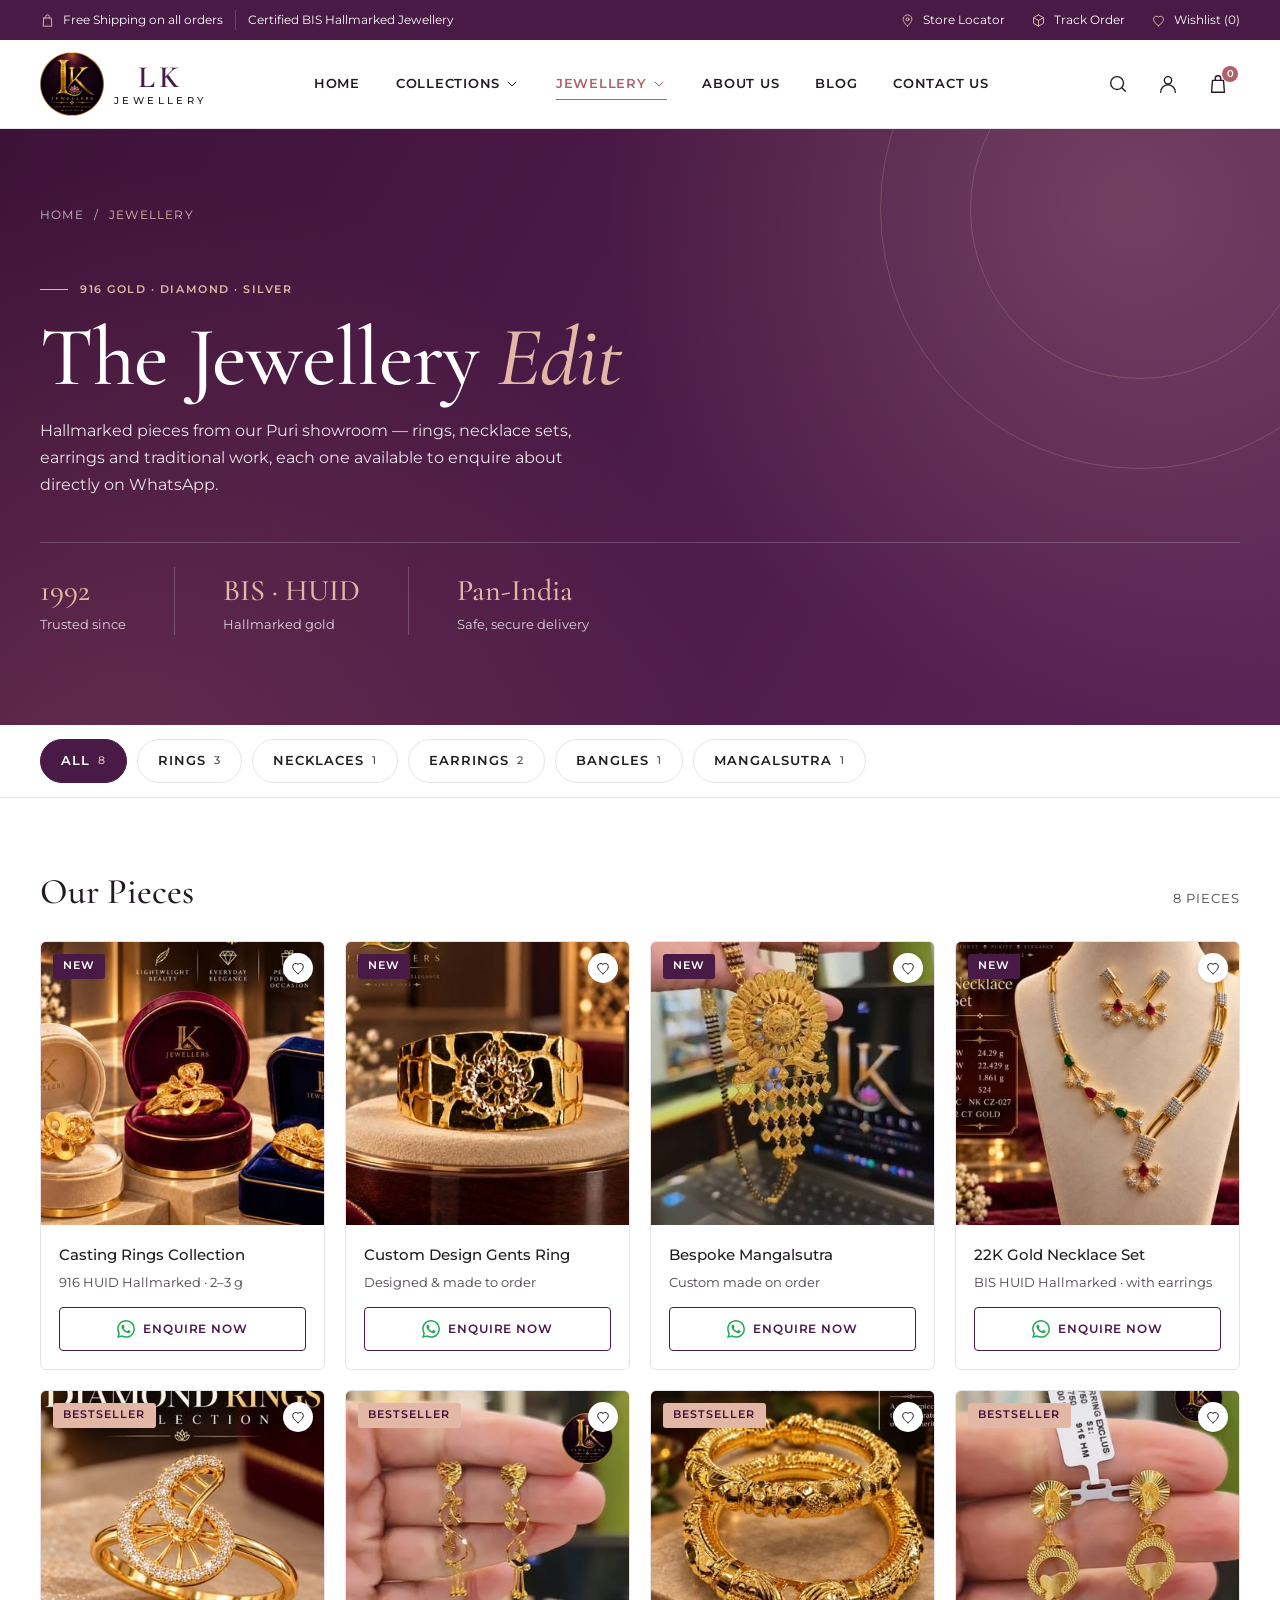
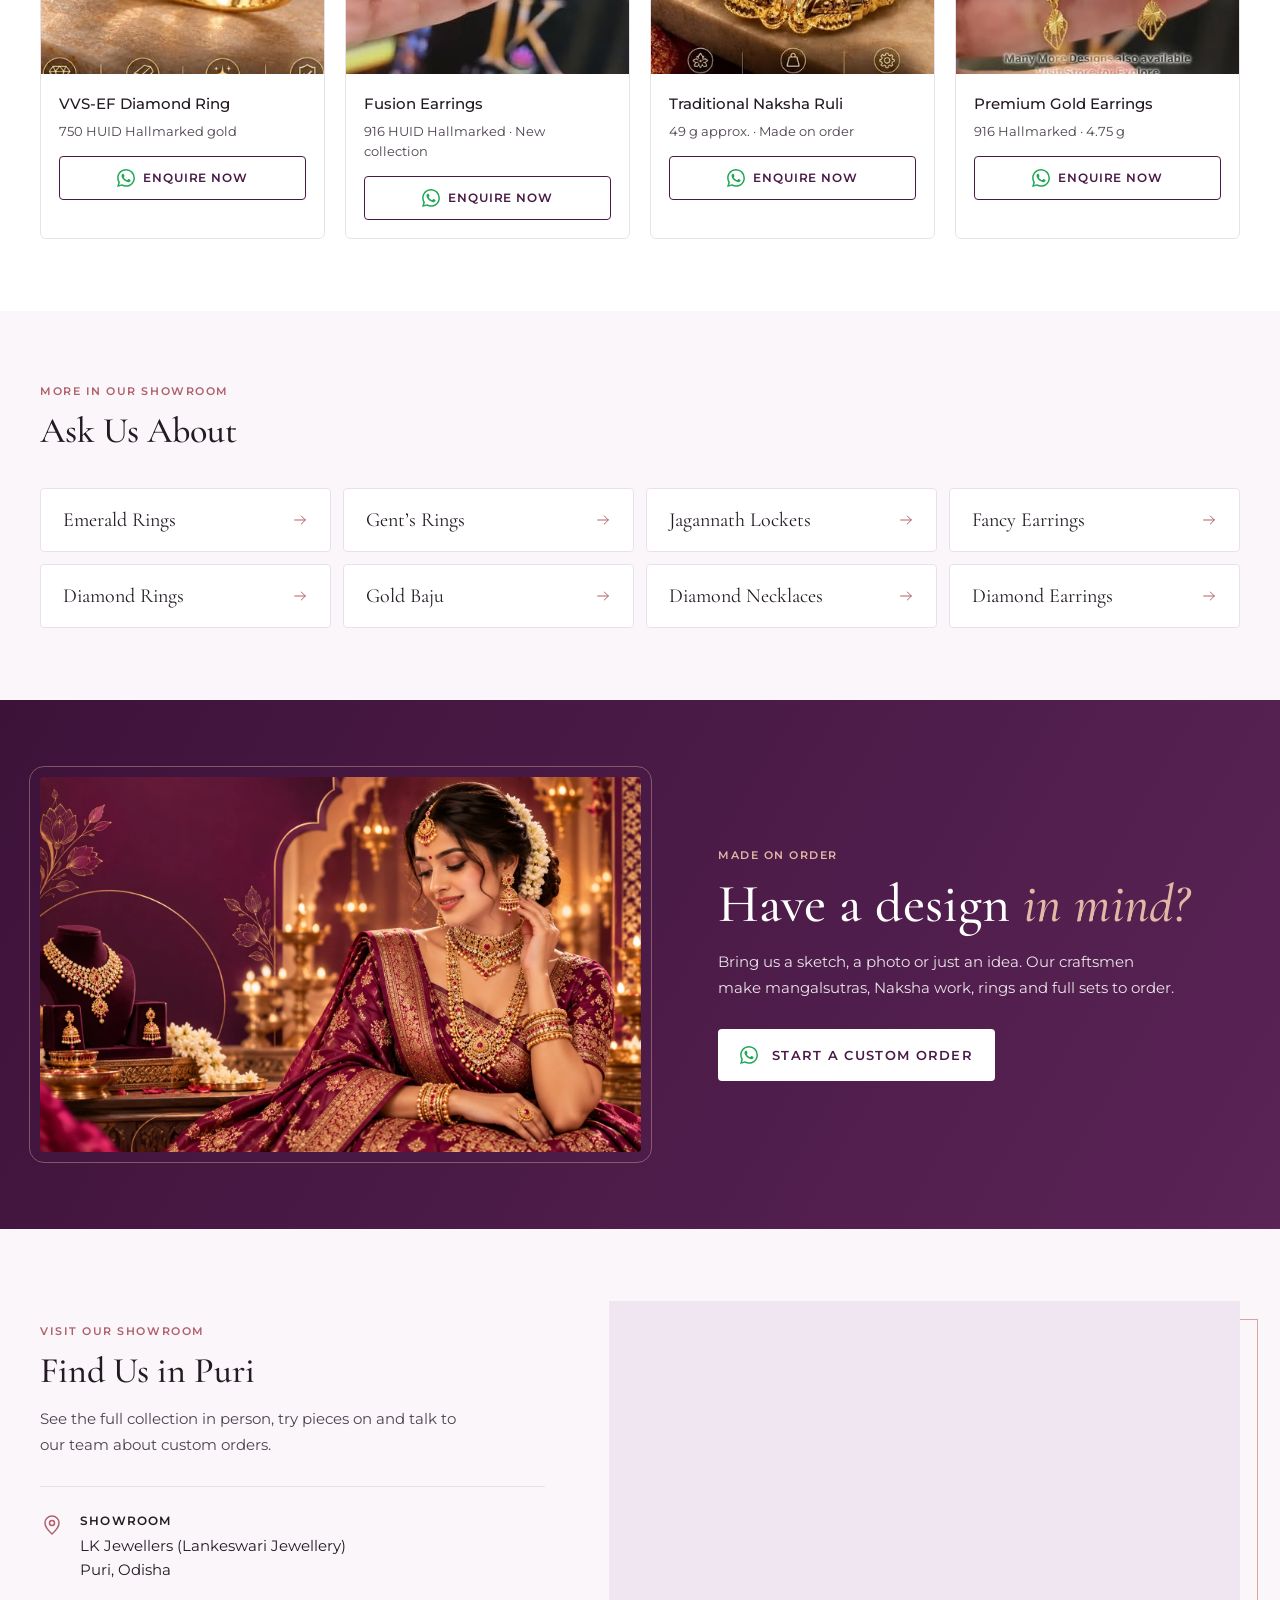
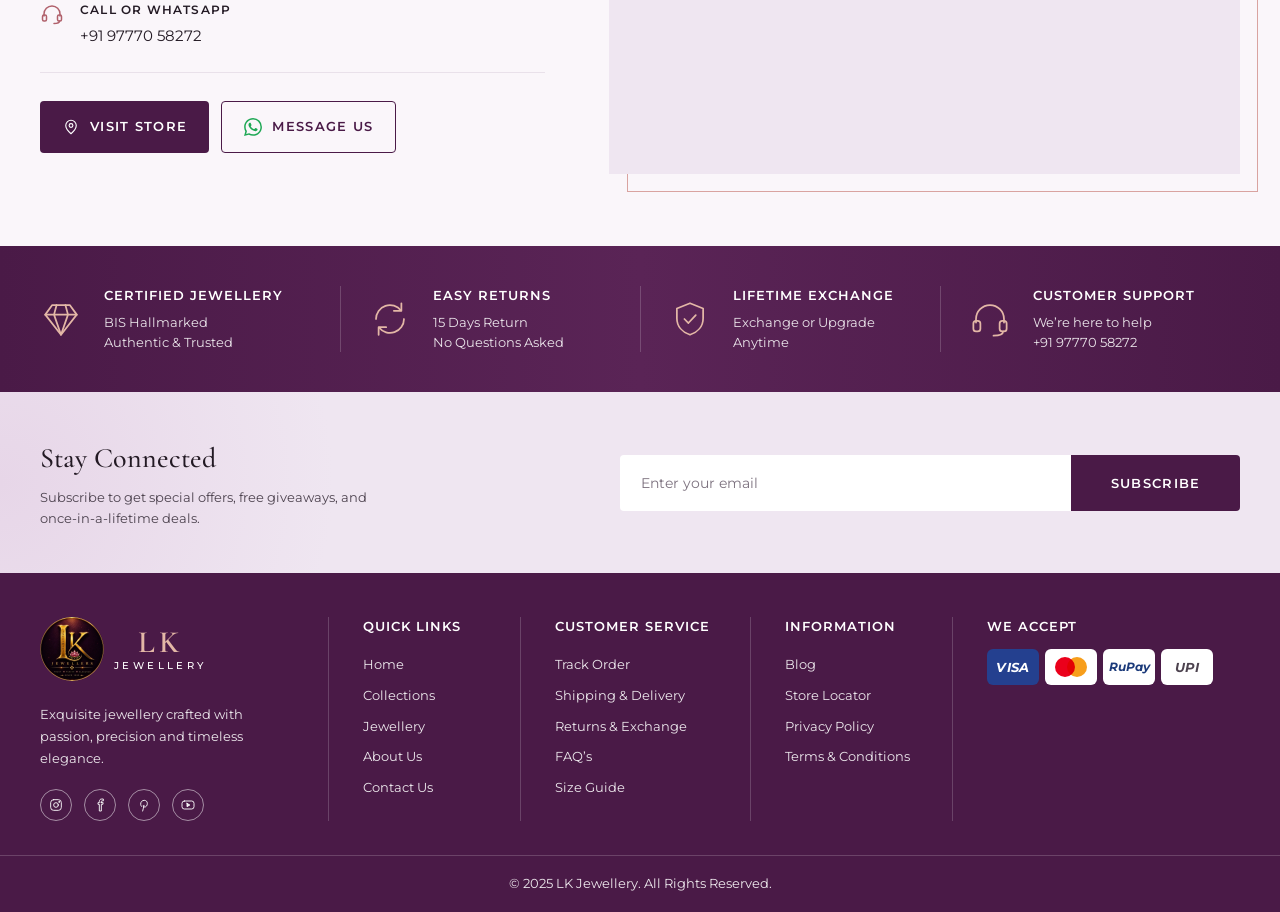
<file: jewellery.html>
<!DOCTYPE html>
<html lang="en">
<head>
  <meta charset="UTF-8">
  <meta name="viewport" content="width=device-width, initial-scale=1">
  <title>Jewellery | LK Jewellery</title>
  <meta name="description" content="Browse hallmarked gold and diamond jewellery from LK Jewellery, Puri: rings, necklace sets, earrings, bangles and mangalsutras. Enquire on WhatsApp.">
  <link rel="preconnect" href="https://fonts.googleapis.com">
  <link rel="preconnect" href="https://fonts.gstatic.com" crossorigin>
  <link href="https://fonts.googleapis.com/css2?family=Cormorant+Garamond:wght@500;600&family=Montserrat:wght@400;500;600&family=Allura&display=swap" rel="stylesheet">
  <link rel="icon" type="image/png" href="assets/favicon.png">
  <link rel="stylesheet" href="styles.css">
</head>
<body>

  <!-- SVG icon sprite -->
  <svg xmlns="http://www.w3.org/2000/svg" class="sprite" aria-hidden="true">
    <symbol id="i-bag" viewBox="0 0 24 24"><path d="M6 8h12l1 13H5L6 8Z"/><path d="M9 8V6a3 3 0 0 1 6 0v2"/></symbol>
    <symbol id="i-pin" viewBox="0 0 24 24"><path d="M12 21s-7-6.2-7-11a7 7 0 0 1 14 0c0 4.800-7 11-7 11Z"/><circle cx="12" cy="10" r="2.500"/></symbol>
    <symbol id="i-box" viewBox="0 0 24 24"><path d="m12 3 8 4.500v9L12 21l-8-4.500v-9L12 3Z"/><path d="m4 7.500 8 4.500 8-4.500M12 12v9"/></symbol>
    <symbol id="i-heart" viewBox="0 0 24 24"><path d="M12 20.500s-8-4.900-8-10.800A4.700 4.700 0 0 1 12 6.600a4.700 4.700 0 0 1 8 3.100c0 5.900-8 10.800-8 10.800Z"/></symbol>
    <symbol id="i-search" viewBox="0 0 24 24"><circle cx="11" cy="11" r="7"/><path d="m20 20-3.800-3.800"/></symbol>
    <symbol id="i-user" viewBox="0 0 24 24"><circle cx="12" cy="8" r="4"/><path d="M4 21a8 8 0 0 1 16 0"/></symbol>
    <symbol id="i-chevron" viewBox="0 0 24 24"><path d="m6 9 6 6 6-6"/></symbol>
    <symbol id="i-left" viewBox="0 0 24 24"><path d="m15 6-6 6 6 6"/></symbol>
    <symbol id="i-right" viewBox="0 0 24 24"><path d="m9 6 6 6-6 6"/></symbol>
    <symbol id="i-arrow" viewBox="0 0 24 24"><path d="M4 12h16M14 6l6 6-6 6"/></symbol>
    <symbol id="i-menu" viewBox="0 0 24 24"><path d="M4 7h16M4 12h16M4 17h16"/></symbol>
    <symbol id="i-close" viewBox="0 0 24 24"><path d="m6 6 12 12M18 6 6 18"/></symbol>
    <symbol id="i-diamond" viewBox="0 0 24 24"><path d="M7 4h10l4 5.500L12 21 3 9.500 7 4Z"/><path d="M3 9.500h18M9.500 4 8 9.500 12 21l4-11.500L14.500 4"/></symbol>
    <symbol id="i-shield" viewBox="0 0 24 24"><path d="M12 3 4.500 6v5.500c0 4.600 3.100 8 7.500 9.500 4.400-1.500 7.500-4.900 7.500-9.500V6L12 3Z"/><path d="m8.800 12 2.300 2.300 4.200-4.500"/></symbol>
    <symbol id="i-truck" viewBox="0 0 24 24"><path d="M2 6h12v10H2zM14 9h4l4 4v3h-8z"/><circle cx="6.500" cy="17.500" r="1.800"/><circle cx="17.500" cy="17.500" r="1.800"/></symbol>
    <symbol id="i-refresh" viewBox="0 0 24 24"><path d="M20 12a8 8 0 0 1-14.300 4.900M4 12a8 8 0 0 1 14.300-4.900"/><path d="M18.500 3v4.300h-4.300M5.500 21v-4.300h4.300"/></symbol>
    <symbol id="i-headset" viewBox="0 0 24 24"><path d="M4 14v-2a8 8 0 0 1 16 0v2"/><rect x="2.500" y="13" width="4" height="6" rx="1.500"/><rect x="17.500" y="13" width="4" height="6" rx="1.500"/><path d="M19.500 19c0 1.700-2.500 2.500-5.500 2.500"/></symbol>
    <symbol id="i-instagram" viewBox="0 0 24 24"><rect x="4" y="4" width="16" height="16" rx="4.500"/><circle cx="12" cy="12" r="3.500"/><circle cx="16.600" cy="7.400" r=".6" fill="currentColor"/></symbol>
    <symbol id="i-facebook" viewBox="0 0 24 24"><path d="M14 8.500V7c0-.8.500-1.200 1.300-1.200H17V3h-2.300C12.200 3 11 4.600 11 6.800v1.700H9V11h2v10h3V11h2.300l.4-2.500H14Z"/></symbol>
    <symbol id="i-pinterest" viewBox="0 0 24 24"><path d="M10 21c.8-2.800 1.500-5.600 2-8.500"/><path d="M8.500 14.300c-1-1-1.500-2.300-1.500-3.800 0-3 2.200-5.500 5.300-5.500 2.800 0 4.700 1.900 4.700 4.600 0 3-1.600 5.400-3.800 5.400-1.200 0-2-.8-2.200-1.700"/></symbol>
    <symbol id="i-youtube" viewBox="0 0 24 24"><rect x="3" y="6" width="18" height="12" rx="3.500"/><path d="m10.500 9.500 4.200 2.500-4.200 2.500v-5Z" fill="currentColor"/></symbol>
    <symbol id="i-leaf" viewBox="0 0 24 24"><path d="M5 19c0-9 5-14 15-14 0 10-5 15-14 14Z"/><path d="M4 21c2-5 5-8 10-11"/></symbol>
    <symbol id="i-users" viewBox="0 0 24 24"><circle cx="9" cy="8" r="3.500"/><path d="M2.500 20a6.500 6.500 0 0 1 13 0"/><path d="M16 4.800a3.500 3.500 0 0 1 0 6.400M18 14.200a6.500 6.500 0 0 1 3.500 5.800"/></symbol>
    <symbol id="i-check" viewBox="0 0 24 24"><circle cx="12" cy="12" r="9"/><path d="m8 12.200 2.700 2.700L16 9.500"/></symbol>
    <symbol id="i-whatsapp" viewBox="0 0 24 24"><path fill="currentColor" stroke="none" d="M17.472 14.382c-.297-.149-1.758-.867-2.03-.967-.273-.099-.471-.148-.67.15-.197.297-.767.966-.94 1.164-.173.199-.347.223-.644.075-.297-.15-1.255-.463-2.39-1.475-.883-.788-1.48-1.761-1.653-2.059-.173-.297-.018-.458.13-.606.134-.133.298-.347.446-.52.149-.174.198-.298.298-.497.099-.198.05-.371-.025-.52-.075-.149-.669-1.612-.916-2.207-.242-.579-.487-.5-.669-.51-.173-.008-.371-.01-.57-.01-.198 0-.52.074-.792.372-.272.297-1.04 1.016-1.04 2.479 0 1.462 1.065 2.875 1.213 3.074.149.198 2.096 3.2 5.077 4.487.709.306 1.262.489 1.694.625.712.227 1.36.195 1.871.118.571-.085 1.758-.719 2.006-1.413.248-.694.248-1.289.173-1.413-.074-.124-.272-.198-.57-.347m-5.421 7.403h-.004a9.87 9.87 0 01-5.031-1.378l-.361-.214-3.741.982.998-3.648-.235-.374a9.86 9.86 0 01-1.51-5.26c.001-5.45 4.436-9.884 9.888-9.884 2.64 0 5.122 1.03 6.988 2.898a9.825 9.825 0 012.893 6.994c-.003 5.45-4.437 9.884-9.885 9.884m8.413-18.297A11.815 11.815 0 0012.05 0C5.495 0 .16 5.335.157 11.892c0 2.096.547 4.142 1.588 5.945L.057 24l6.305-1.654a11.882 11.882 0 005.683 1.448h.005c6.554 0 11.89-5.335 11.893-11.893a11.821 11.821 0 00-3.48-8.413z"/></symbol>
    <symbol id="i-logo" viewBox="0 0 48 48">
      <g fill="none" stroke="currentColor" stroke-width="1.400">
        <ellipse cx="24" cy="12.500" rx="5" ry="9.500"/>
        <ellipse cx="24" cy="12.500" rx="5" ry="9.500" transform="rotate(45 24 24)"/>
        <ellipse cx="24" cy="12.500" rx="5" ry="9.500" transform="rotate(90 24 24)"/>
        <ellipse cx="24" cy="12.500" rx="5" ry="9.500" transform="rotate(135 24 24)"/>
        <ellipse cx="24" cy="12.500" rx="5" ry="9.500" transform="rotate(180 24 24)"/>
        <ellipse cx="24" cy="12.500" rx="5" ry="9.500" transform="rotate(225 24 24)"/>
        <ellipse cx="24" cy="12.500" rx="5" ry="9.500" transform="rotate(270 24 24)"/>
        <ellipse cx="24" cy="12.500" rx="5" ry="9.500" transform="rotate(315 24 24)"/>
        <circle cx="24" cy="24" r="3"/>
      </g>
    </symbol>
  </svg>

  <a class="skip-link" href="#main">Skip to content</a>

  <!-- Top bar -->
  <div class="topbar">
    <div class="container topbar__inner">
      <ul class="topbar__list">
        <li><svg class="icon"><use href="#i-bag"/></svg>Free Shipping on all orders</li>
        <li class="topbar__sep">Certified BIS Hallmarked Jewellery</li>
      </ul>
      <ul class="topbar__list topbar__list--links">
        <li><a href="#store"><svg class="icon"><use href="#i-pin"/></svg>Store Locator</a></li>
        <li><a href="#"><svg class="icon"><use href="#i-box"/></svg>Track Order</a></li>
        <li><a href="#"><svg class="icon"><use href="#i-heart"/></svg><span>Wishlist (<span data-wishlist-count>0</span>)</span></a></li>
      </ul>
    </div>
  </div>

  <!-- Header -->
  <header class="header">
    <div class="container header__inner">
      <a class="logo" href="index.html" aria-label="LK Jewellery home">
        <img class="logo__mark" src="assets/lk-logo.webp" width="64" height="64" alt="">
        <span class="logo__text"><span class="logo__name">LK</span><span class="logo__sub">JEWELLERY</span></span>
      </a>

      <nav class="nav" id="primary-nav" aria-label="Primary">
        <ul class="nav__list">
          <li><a class="nav__link" href="index.html">Home</a></li>
          <li class="nav__item--has-menu">
            <button class="nav__link" type="button" aria-expanded="false">Collections <svg class="icon icon--sm"><use href="#i-chevron"/></svg></button>
            <ul class="nav__menu">
              <li><a href="collections.html">All Collections</a></li>
              <li><a href="collections.html#bridal">Bridal</a></li>
              <li><a href="collections.html#diamond">Diamond</a></li>
              <li><a href="collections.html#heritage">Heritage</a></li>
              <li><a href="collections.html#daily-wear">Daily Wear</a></li>
              <li><a href="collections.html#custom">Custom Orders</a></li>
            </ul>
          </li>
          <li class="nav__item--has-menu">
            <button class="nav__link is-active" type="button" aria-expanded="false">Jewellery <svg class="icon icon--sm"><use href="#i-chevron"/></svg></button>
            <ul class="nav__menu">
              <li><a href="jewellery.html">All Jewellery</a></li>
              <li><a href="jewellery.html?cat=rings">Rings</a></li>
              <li><a href="jewellery.html?cat=necklaces">Necklaces</a></li>
              <li><a href="jewellery.html?cat=earrings">Earrings</a></li>
              <li><a href="jewellery.html?cat=bangles">Bangles</a></li>
              <li><a href="jewellery.html?cat=mangalsutra">Mangalsutra</a></li>
            </ul>
          </li>
          <li><a class="nav__link" href="#">About Us</a></li>
          <li><a class="nav__link" href="#">Blog</a></li>
          <li><a class="nav__link" href="#footer">Contact Us</a></li>
        </ul>
      </nav>

      <div class="header__actions">
        <button class="icon-btn" type="button" aria-label="Search"><svg class="icon"><use href="#i-search"/></svg></button>
        <a class="icon-btn" href="#" aria-label="Account"><svg class="icon"><use href="#i-user"/></svg></a>
        <a class="icon-btn icon-btn--cart" href="#" aria-label="Cart, 0 items"><svg class="icon"><use href="#i-bag"/></svg><span class="badge" aria-hidden="true">0</span></a>
        <button class="icon-btn nav-toggle" type="button" aria-label="Open menu" aria-controls="primary-nav" aria-expanded="false">
          <svg class="icon nav-toggle__open"><use href="#i-menu"/></svg>
          <svg class="icon nav-toggle__close"><use href="#i-close"/></svg>
        </button>
      </div>
    </div>
  </header>

  <main id="main">

    <section class="page-hero">
      <div class="container page-hero__inner">
        <nav class="crumbs" aria-label="Breadcrumb"><a href="index.html">Home</a><span aria-hidden="true">/</span><span aria-current="page">Jewellery</span></nav>
        <p class="eyebrow">916 Gold · Diamond · Silver</p>
        <h1 class="page-hero__title">The Jewellery <em>Edit</em></h1>
        <p class="page-hero__text">Hallmarked pieces from our Puri showroom — rings, necklace sets, earrings and traditional work, each one available to enquire about directly on WhatsApp.</p>
        <ul class="page-hero__facts">
          <li><strong>1992</strong><span>Trusted since</span></li>
          <li><strong>BIS · HUID</strong><span>Hallmarked gold</span></li>
          <li><strong>Pan-India</strong><span>Safe, secure delivery</span></li>
        </ul>
      </div>
    </section>

    <div class="catalogue-wrap">
    <div class="filters">
      <div class="container">
        <div class="filters__inner" role="group" aria-label="Filter jewellery by category">
          <button class="chip is-active" type="button" data-filter="all" aria-pressed="true">All <span>8</span></button>
          <button class="chip" type="button" data-filter="rings" aria-pressed="false">Rings <span>3</span></button>
          <button class="chip" type="button" data-filter="necklaces" aria-pressed="false">Necklaces <span>1</span></button>
          <button class="chip" type="button" data-filter="earrings" aria-pressed="false">Earrings <span>2</span></button>
          <button class="chip" type="button" data-filter="bangles" aria-pressed="false">Bangles <span>1</span></button>
          <button class="chip" type="button" data-filter="mangalsutra" aria-pressed="false">Mangalsutra <span>1</span></button>
        </div>
      </div>
    </div>

    <section class="section catalogue" aria-labelledby="catalogue-title">
      <div class="container">
        <div class="catalogue__head">
          <h2 class="section__title" id="catalogue-title">Our Pieces</h2>
          <p class="catalogue__count" role="status" data-count>8 pieces</p>
        </div>

        <ul class="products" data-catalogue>
          <li class="product" data-cat="rings">
            <span class="tag tag--new">New</span>
            <button class="wish" type="button" aria-pressed="false" aria-label="Add Casting Rings Collection to wishlist"><svg class="icon icon--sm"><use href="#i-heart"/></svg></button>
            <a class="product__media" href="https://www.instagram.com/lk_jewellers_puri/reel/Dd6Tt1PhKpd/" target="_blank" rel="noopener"><img loading="lazy" width="360" height="360" alt="Lightweight gold casting rings in LK Jewellers boxes" src="assets/products/casting-rings.jpg"></a>
            <div class="product__body">
              <h3 class="product__name"><a href="https://www.instagram.com/lk_jewellers_puri/reel/Dd6Tt1PhKpd/" target="_blank" rel="noopener">Casting Rings Collection</a></h3>
              <p class="product__spec">916 HUID Hallmarked · 2–3 g</p>
              <a class="product__enquire" href="https://wa.me/919777058272?text=Hello%20LK%20Jewellers%2C%20I%20am%20interested%20in%20the%20Casting%20Rings%20Collection%20I%20saw%20on%20your%20website.%20Please%20share%20the%20price%20and%20details." target="_blank" rel="noopener"><svg class="icon"><use href="#i-whatsapp"/></svg>Enquire Now<span class="sr-only"> on WhatsApp</span></a>
            </div>
          </li>
          <li class="product" data-cat="rings">
            <span class="tag tag--new">New</span>
            <button class="wish" type="button" aria-pressed="false" aria-label="Add Custom Design Gents Ring to wishlist"><svg class="icon icon--sm"><use href="#i-heart"/></svg></button>
            <a class="product__media" href="https://www.instagram.com/lk_jewellers_puri/reel/Dd0IhE7BvBf/" target="_blank" rel="noopener"><img loading="lazy" width="360" height="360" alt="Wide gold ring with black inlay and a floral motif" src="assets/products/gents-ring.jpg"></a>
            <div class="product__body">
              <h3 class="product__name"><a href="https://www.instagram.com/lk_jewellers_puri/reel/Dd0IhE7BvBf/" target="_blank" rel="noopener">Custom Design Gents Ring</a></h3>
              <p class="product__spec">Designed &amp; made to order</p>
              <a class="product__enquire" href="https://wa.me/919777058272?text=Hello%20LK%20Jewellers%2C%20I%20am%20interested%20in%20the%20Custom%20Design%20Gents%20Ring%20I%20saw%20on%20your%20website.%20Please%20share%20the%20price%20and%20details." target="_blank" rel="noopener"><svg class="icon"><use href="#i-whatsapp"/></svg>Enquire Now<span class="sr-only"> on WhatsApp</span></a>
            </div>
          </li>
          <li class="product" data-cat="mangalsutra">
            <span class="tag tag--new">New</span>
            <button class="wish" type="button" aria-pressed="false" aria-label="Add Bespoke Mangalsutra to wishlist"><svg class="icon icon--sm"><use href="#i-heart"/></svg></button>
            <a class="product__media" href="https://www.instagram.com/lk_jewellers_puri/reel/DdympyMhgGf/" target="_blank" rel="noopener"><img loading="lazy" width="360" height="360" alt="Gold mangalsutra with a large filigree pendant" src="assets/products/mangalsutra.jpg"></a>
            <div class="product__body">
              <h3 class="product__name"><a href="https://www.instagram.com/lk_jewellers_puri/reel/DdympyMhgGf/" target="_blank" rel="noopener">Bespoke Mangalsutra</a></h3>
              <p class="product__spec">Custom made on order</p>
              <a class="product__enquire" href="https://wa.me/919777058272?text=Hello%20LK%20Jewellers%2C%20I%20am%20interested%20in%20the%20Bespoke%20Mangalsutra%20I%20saw%20on%20your%20website.%20Please%20share%20the%20price%20and%20details." target="_blank" rel="noopener"><svg class="icon"><use href="#i-whatsapp"/></svg>Enquire Now<span class="sr-only"> on WhatsApp</span></a>
            </div>
          </li>
          <li class="product" data-cat="necklaces">
            <span class="tag tag--new">New</span>
            <button class="wish" type="button" aria-pressed="false" aria-label="Add 22K Gold Necklace Set to wishlist"><svg class="icon icon--sm"><use href="#i-heart"/></svg></button>
            <a class="product__media" href="https://www.instagram.com/lk_jewellers_puri/reel/DdxosVJhNXG/" target="_blank" rel="noopener"><img loading="lazy" width="360" height="360" alt="22K gold necklace set with matching earrings on a display bust" src="assets/products/necklace-set-22k.jpg"></a>
            <div class="product__body">
              <h3 class="product__name"><a href="https://www.instagram.com/lk_jewellers_puri/reel/DdxosVJhNXG/" target="_blank" rel="noopener">22K Gold Necklace Set</a></h3>
              <p class="product__spec">BIS HUID Hallmarked · with earrings</p>
              <a class="product__enquire" href="https://wa.me/919777058272?text=Hello%20LK%20Jewellers%2C%20I%20am%20interested%20in%20the%2022K%20Gold%20Necklace%20Set%20I%20saw%20on%20your%20website.%20Please%20share%20the%20price%20and%20details." target="_blank" rel="noopener"><svg class="icon"><use href="#i-whatsapp"/></svg>Enquire Now<span class="sr-only"> on WhatsApp</span></a>
            </div>
          </li>
          <li class="product" data-cat="rings">
            <span class="tag tag--best">Bestseller</span>
            <button class="wish" type="button" aria-pressed="false" aria-label="Add VVS-EF Diamond Ring to wishlist"><svg class="icon icon--sm"><use href="#i-heart"/></svg></button>
            <a class="product__media" href="https://www.instagram.com/lk_jewellers_puri/reel/DdveILpsORm/" target="_blank" rel="noopener"><img loading="lazy" width="360" height="360" alt="Gold ring set with VVS-EF diamonds" src="assets/products/diamond-ring.jpg"></a>
            <div class="product__body">
              <h3 class="product__name"><a href="https://www.instagram.com/lk_jewellers_puri/reel/DdveILpsORm/" target="_blank" rel="noopener">VVS-EF Diamond Ring</a></h3>
              <p class="product__spec">750 HUID Hallmarked gold</p>
              <a class="product__enquire" href="https://wa.me/919777058272?text=Hello%20LK%20Jewellers%2C%20I%20am%20interested%20in%20the%20VVS-EF%20Diamond%20Ring%20I%20saw%20on%20your%20website.%20Please%20share%20the%20price%20and%20details." target="_blank" rel="noopener"><svg class="icon"><use href="#i-whatsapp"/></svg>Enquire Now<span class="sr-only"> on WhatsApp</span></a>
            </div>
          </li>
          <li class="product" data-cat="earrings">
            <span class="tag tag--best">Bestseller</span>
            <button class="wish" type="button" aria-pressed="false" aria-label="Add Fusion Earrings to wishlist"><svg class="icon icon--sm"><use href="#i-heart"/></svg></button>
            <a class="product__media" href="https://www.instagram.com/lk_jewellers_puri/reel/Ddf50kHByKM/" target="_blank" rel="noopener"><img loading="lazy" width="360" height="360" alt="Pair of gold fusion earrings held in a hand" src="assets/products/fusion-earrings.jpg"></a>
            <div class="product__body">
              <h3 class="product__name"><a href="https://www.instagram.com/lk_jewellers_puri/reel/Ddf50kHByKM/" target="_blank" rel="noopener">Fusion Earrings</a></h3>
              <p class="product__spec">916 HUID Hallmarked · New collection</p>
              <a class="product__enquire" href="https://wa.me/919777058272?text=Hello%20LK%20Jewellers%2C%20I%20am%20interested%20in%20the%20Fusion%20Earrings%20I%20saw%20on%20your%20website.%20Please%20share%20the%20price%20and%20details." target="_blank" rel="noopener"><svg class="icon"><use href="#i-whatsapp"/></svg>Enquire Now<span class="sr-only"> on WhatsApp</span></a>
            </div>
          </li>
          <li class="product" data-cat="bangles">
            <span class="tag tag--best">Bestseller</span>
            <button class="wish" type="button" aria-pressed="false" aria-label="Add Traditional Naksha Ruli to wishlist"><svg class="icon icon--sm"><use href="#i-heart"/></svg></button>
            <a class="product__media" href="https://www.instagram.com/lk_jewellers_puri/reel/DdSvdnrh0Oe/" target="_blank" rel="noopener"><img loading="lazy" width="360" height="360" alt="Pair of traditional gold Naksha Ruli bangles" src="assets/products/naksha-ruli.jpg"></a>
            <div class="product__body">
              <h3 class="product__name"><a href="https://www.instagram.com/lk_jewellers_puri/reel/DdSvdnrh0Oe/" target="_blank" rel="noopener">Traditional Naksha Ruli</a></h3>
              <p class="product__spec">49 g approx. · Made on order</p>
              <a class="product__enquire" href="https://wa.me/919777058272?text=Hello%20LK%20Jewellers%2C%20I%20am%20interested%20in%20the%20Traditional%20Naksha%20Ruli%20I%20saw%20on%20your%20website.%20Please%20share%20the%20price%20and%20details." target="_blank" rel="noopener"><svg class="icon"><use href="#i-whatsapp"/></svg>Enquire Now<span class="sr-only"> on WhatsApp</span></a>
            </div>
          </li>
          <li class="product" data-cat="earrings">
            <span class="tag tag--best">Bestseller</span>
            <button class="wish" type="button" aria-pressed="false" aria-label="Add Premium Gold Earrings to wishlist"><svg class="icon icon--sm"><use href="#i-heart"/></svg></button>
            <a class="product__media" href="https://www.instagram.com/lk_jewellers_puri/reel/DdQmPBWh4SL/" target="_blank" rel="noopener"><img loading="lazy" width="360" height="360" alt="Pair of gold drop earrings with a weight tag" src="assets/products/fusion-earrings-2.jpg"></a>
            <div class="product__body">
              <h3 class="product__name"><a href="https://www.instagram.com/lk_jewellers_puri/reel/DdQmPBWh4SL/" target="_blank" rel="noopener">Premium Gold Earrings</a></h3>
              <p class="product__spec">916 Hallmarked · 4.75 g</p>
              <a class="product__enquire" href="https://wa.me/919777058272?text=Hello%20LK%20Jewellers%2C%20I%20am%20interested%20in%20the%20Premium%20Gold%20Earrings%20I%20saw%20on%20your%20website.%20Please%20share%20the%20price%20and%20details." target="_blank" rel="noopener"><svg class="icon"><use href="#i-whatsapp"/></svg>Enquire Now<span class="sr-only"> on WhatsApp</span></a>
            </div>
          </li>
        </ul>

        <div class="empty" data-empty hidden>
          <svg class="icon icon--xl"><use href="#i-diamond"/></svg>
          <h3>Our <span data-empty-name>pieces</span> are in the showroom</h3>
          <p>We haven’t photographed these for the website yet. Message us and we’ll send you the designs we have in stock.</p>
          <a class="btn btn--primary btn--sm" href="https://wa.me/919777058272?text=Hello%20LK%20Jewellers%2C%20I%20am%20looking%20for%20a%20piece%20I%20could%20not%20find%20on%20your%20website.%20Please%20share%20the%20designs%20you%20have." target="_blank" rel="noopener"><svg class="icon"><use href="#i-whatsapp"/></svg>Ask on WhatsApp</a>
        </div>
      </div>
    </section>

    </div>

    <section class="section instore" aria-labelledby="instore-title">
      <div class="container">
        <div class="section__head">
          <div>
            <p class="eyebrow">More in our showroom</p>
            <h2 class="section__title" id="instore-title">Ask Us About</h2>
          </div>
        </div>
        <ul class="instore__list">
          <li><a href="https://wa.me/919777058272?text=Hello%20LK%20Jewellers%2C%20I%20would%20like%20to%20see%20your%20Emerald%20Rings.%20Please%20share%20designs%20and%20prices." target="_blank" rel="noopener">Emerald Rings <svg class="icon icon--sm"><use href="#i-arrow"/></svg></a></li>
          <li><a href="https://wa.me/919777058272?text=Hello%20LK%20Jewellers%2C%20I%20would%20like%20to%20see%20your%20Gents%20Rings.%20Please%20share%20designs%20and%20prices." target="_blank" rel="noopener">Gent’s Rings <svg class="icon icon--sm"><use href="#i-arrow"/></svg></a></li>
          <li><a href="https://wa.me/919777058272?text=Hello%20LK%20Jewellers%2C%20I%20would%20like%20to%20see%20your%20Jagannath%20Lockets.%20Please%20share%20designs%20and%20prices." target="_blank" rel="noopener">Jagannath Lockets <svg class="icon icon--sm"><use href="#i-arrow"/></svg></a></li>
          <li><a href="https://wa.me/919777058272?text=Hello%20LK%20Jewellers%2C%20I%20would%20like%20to%20see%20your%20Fancy%20Earrings.%20Please%20share%20designs%20and%20prices." target="_blank" rel="noopener">Fancy Earrings <svg class="icon icon--sm"><use href="#i-arrow"/></svg></a></li>
          <li><a href="https://wa.me/919777058272?text=Hello%20LK%20Jewellers%2C%20I%20would%20like%20to%20see%20your%20Diamond%20Rings.%20Please%20share%20designs%20and%20prices." target="_blank" rel="noopener">Diamond Rings <svg class="icon icon--sm"><use href="#i-arrow"/></svg></a></li>
          <li><a href="https://wa.me/919777058272?text=Hello%20LK%20Jewellers%2C%20I%20would%20like%20to%20see%20your%20Gold%20Baju.%20Please%20share%20designs%20and%20prices." target="_blank" rel="noopener">Gold Baju <svg class="icon icon--sm"><use href="#i-arrow"/></svg></a></li>
          <li><a href="https://wa.me/919777058272?text=Hello%20LK%20Jewellers%2C%20I%20would%20like%20to%20see%20your%20Diamond%20Necklaces.%20Please%20share%20designs%20and%20prices." target="_blank" rel="noopener">Diamond Necklaces <svg class="icon icon--sm"><use href="#i-arrow"/></svg></a></li>
          <li><a href="https://wa.me/919777058272?text=Hello%20LK%20Jewellers%2C%20I%20would%20like%20to%20see%20your%20Diamond%20Earrings.%20Please%20share%20designs%20and%20prices." target="_blank" rel="noopener">Diamond Earrings <svg class="icon icon--sm"><use href="#i-arrow"/></svg></a></li>
        </ul>
      </div>
    </section>

    <section class="bespoke" aria-labelledby="bespoke-title">
      <div class="container bespoke__inner">
        <div class="bespoke__media"><img loading="lazy" width="1586" height="992" alt="Woman wearing a gold choker, long necklace and jhumka earrings beside a necklace display" src="assets/hero-3.webp"></div>
        <div class="bespoke__body">
          <p class="eyebrow">Made on order</p>
          <h2 class="bespoke__title" id="bespoke-title">Have a design <em>in mind?</em></h2>
          <p>Bring us a sketch, a photo or just an idea. Our craftsmen make mangalsutras, Naksha work, rings and full sets to order.</p>
          <a class="btn btn--light" href="https://wa.me/919777058272?text=Hello%20LK%20Jewellers%2C%20I%20would%20like%20to%20place%20a%20custom%20order.%20Here%20is%20what%20I%20have%20in%20mind%3A" target="_blank" rel="noopener"><svg class="icon"><use href="#i-whatsapp"/></svg>Start a custom order</a>
        </div>
      </div>
    </section>

    <!-- Store location -->
    <section class="section store" id="store" aria-labelledby="store-title">
      <div class="container store__inner">
        <div class="store__body">
          <p class="eyebrow">Visit our showroom</p>
          <h2 class="section__title" id="store-title">Find Us in Puri</h2>
          <p class="store__text">See the full collection in person, try pieces on and talk to our team about custom orders.</p>
          <ul class="store__details">
            <li><svg class="icon"><use href="#i-pin"/></svg><div><h3>Showroom</h3><p>LK Jewellers (Lankeswari Jewellery)<br>Puri, Odisha</p></div></li>
            <li><svg class="icon"><use href="#i-headset"/></svg><div><h3>Call or WhatsApp</h3><p><a href="tel:+919777058272">+91 97770 58272</a></p></div></li>
          </ul>
          <div class="store__actions">
            <a class="btn btn--primary" href="https://www.google.com/maps?cid=8657708781973610324" target="_blank" rel="noopener"><svg class="icon"><use href="#i-pin"/></svg>Visit Store</a>
            <a class="btn btn--outline" href="https://wa.me/919777058272?text=Hello%20LK%20Jewellers%2C%20I%20would%20like%20to%20visit%20your%20store.%20Please%20share%20your%20timings." target="_blank" rel="noopener"><svg class="icon"><use href="#i-whatsapp"/></svg>Message us</a>
          </div>
        </div>
        <div class="store__map">
          <iframe src="https://www.google.com/maps/embed?pb=!1m14!1m8!1m3!1d15013.866431054133!2d85.8281905!3d19.8202003!3m2!1i1024!2i768!4f13.1!3m3!1m2!1s0x3a19c6b0782bc4cd%3A0x78265c4446511f54!2sLK%20JEWELLERS%20(Lankeswari%20Jewellery)!5e0!3m2!1sen!2sin!4v1790971390480!5m2!1sen!2sin" title="Map showing LK Jewellers (Lankeswari Jewellery) in Puri" loading="lazy" allowfullscreen referrerpolicy="strict-origin-when-cross-origin"></iframe>
        </div>
      </div>
    </section>

    <!-- Assurances -->
    <section class="assure" aria-label="Why shop with us">
      <ul class="container assure__list">
        <li><svg class="icon icon--xl"><use href="#i-diamond"/></svg><div><h3>Certified Jewellery</h3><p>BIS Hallmarked<br>Authentic &amp; Trusted</p></div></li>
        <li><svg class="icon icon--xl"><use href="#i-refresh"/></svg><div><h3>Easy Returns</h3><p>15 Days Return<br>No Questions Asked</p></div></li>
        <li><svg class="icon icon--xl"><use href="#i-shield"/></svg><div><h3>Lifetime Exchange</h3><p>Exchange or Upgrade<br>Anytime</p></div></li>
        <li><svg class="icon icon--xl"><use href="#i-headset"/></svg><div><h3>Customer Support</h3><p>We’re here to help<br><a href="tel:+919777058272">+91 97770 58272</a></p></div></li>
      </ul>
    </section>

    <!-- Newsletter -->
    <section class="newsletter" aria-labelledby="news-title">
      <div class="container newsletter__inner">
        <div>
          <h2 class="newsletter__title" id="news-title">Stay Connected</h2>
          <p>Subscribe to get special offers, free giveaways, and once-in-a-lifetime deals.</p>
        </div>
        <form class="subscribe" novalidate>
          <label class="sr-only" for="email">Email address</label>
          <input id="email" name="email" type="email" autocomplete="email" placeholder="Enter your email" required aria-describedby="subscribe-msg">
          <button class="btn btn--primary btn--square" type="submit">Subscribe</button>
          <p class="subscribe__msg" id="subscribe-msg" role="status" aria-live="polite"></p>
        </form>
      </div>
    </section>
  </main>

  <!-- Footer -->
  <footer class="footer" id="footer">
    <div class="container footer__grid">
      <div class="footer__brand">
        <a class="logo logo--light" href="index.html" aria-label="LK Jewellery home">
          <img class="logo__mark" src="assets/lk-logo.webp" width="64" height="64" alt="">
          <span class="logo__text"><span class="logo__name">LK</span><span class="logo__sub">JEWELLERY</span></span>
        </a>
        <p>Exquisite jewellery crafted with passion, precision and timeless elegance.</p>
        <ul class="social">
          <li><a href="https://www.instagram.com/lk_jewellers_puri/" target="_blank" rel="noopener" aria-label="Instagram"><svg class="icon icon--sm"><use href="#i-instagram"/></svg></a></li>
          <li><a href="#" aria-label="Facebook"><svg class="icon icon--sm"><use href="#i-facebook"/></svg></a></li>
          <li><a href="#" aria-label="Pinterest"><svg class="icon icon--sm"><use href="#i-pinterest"/></svg></a></li>
          <li><a href="#" aria-label="YouTube"><svg class="icon icon--sm"><use href="#i-youtube"/></svg></a></li>
        </ul>
      </div>
      <nav class="footer__col" aria-label="Quick links">
        <h3>Quick Links</h3>
        <ul><li><a href="index.html">Home</a></li><li><a href="collections.html">Collections</a></li><li><a href="jewellery.html">Jewellery</a></li><li><a href="#">About Us</a></li><li><a href="#">Contact Us</a></li></ul>
      </nav>
      <nav class="footer__col" aria-label="Customer service">
        <h3>Customer Service</h3>
        <ul><li><a href="#">Track Order</a></li><li><a href="#">Shipping &amp; Delivery</a></li><li><a href="#">Returns &amp; Exchange</a></li><li><a href="#">FAQ’s</a></li><li><a href="#">Size Guide</a></li></ul>
      </nav>
      <nav class="footer__col" aria-label="Information">
        <h3>Information</h3>
        <ul><li><a href="#">Blog</a></li><li><a href="#store">Store Locator</a></li><li><a href="#">Privacy Policy</a></li><li><a href="#">Terms &amp; Conditions</a></li></ul>
      </nav>
      <div class="footer__col footer__col--pay">
        <h3>We Accept</h3>
        <ul class="pay">
          <li class="pay__visa">VISA</li>
          <li class="pay__mc" aria-label="Mastercard"><span></span><span></span></li>
          <li class="pay__rupay">RuPay</li>
          <li class="pay__upi">UPI</li>
        </ul>
      </div>
    </div>
    <div class="footer__bottom">
      <p class="container">© 2025 LK Jewellery. All Rights Reserved.</p>
    </div>
  </footer>

  <script src="script.js" defer></script>
</body>
</html>
</file>
<file: styles.css>
/* ===== Tokens ===== */
:root {
  --plum-900: #3d1239;
  --plum-800: #4a1a47;
  --plum-700: #5a2456;
  --plum-line: rgba(255, 255, 255, .18);
  --rose: #b0606b;
  --rose-soft: #d9a3a0;
  --rose-gold: #e3b7a6;
  --gold: #e0a23b;
  --ink: #231a24;
  --ink-soft: #4d434f;
  --line: #e9e1ea;
  --bg: #ffffff;
  --bg-tint: #faf6fa;
  --lavender: #efe6f1;

  --font-serif: "Cormorant Garamond", "Times New Roman", serif;
  --font-sans: "Montserrat", system-ui, -apple-system, "Segoe UI", sans-serif;

  --container: 1200px;
  --gutter: clamp(16px, 4vw, 40px);
  --radius: 10px;
  --shadow: 0 6px 24px rgba(61, 18, 57, .08);
  --ease: cubic-bezier(.2, .7, .2, 1);
}

/* ===== Base ===== */
*, *::before, *::after { box-sizing: border-box; }
html { scroll-behavior: smooth; -webkit-text-size-adjust: 100%; }
body {
  margin: 0;
  font-family: var(--font-sans);
  font-size: 15px;
  line-height: 1.6;
  color: var(--ink);
  background: var(--bg);
  -webkit-font-smoothing: antialiased;
}
img { display: block; max-width: 100%; height: auto; }
ul { list-style: none; margin: 0; padding: 0; }
h1, h2, h3, p { margin: 0; }
a { color: inherit; text-decoration: none; }
button { font: inherit; color: inherit; background: none; border: 0; padding: 0; cursor: pointer; }
:focus-visible { outline: 2px solid var(--rose); outline-offset: 3px; border-radius: 4px; }

.container { width: 100%; max-width: calc(var(--container) + var(--gutter) * 2); margin-inline: auto; padding-inline: var(--gutter); }
.sprite { position: absolute; width: 0; height: 0; overflow: hidden; }
.sr-only { position: absolute; width: 1px; height: 1px; overflow: hidden; clip-path: inset(50%); white-space: nowrap; }
.skip-link { position: absolute; left: 12px; top: -60px; z-index: 100; padding: 10px 16px; background: var(--plum-800); color: #fff; border-radius: 6px; }
.skip-link:focus { top: 12px; }

.icon { width: 20px; height: 20px; flex: none; fill: none; stroke: currentColor; stroke-width: 1.500; stroke-linecap: round; stroke-linejoin: round; }
.icon--sm { width: 16px; height: 16px; }
.icon--lg { width: 30px; height: 30px; stroke-width: 1.200; }
.icon--xl { width: 42px; height: 42px; stroke-width: 1; }

.eyebrow { font-size: 11px; font-weight: 600; letter-spacing: .14em; text-transform: uppercase; color: var(--rose); }
.eyebrow--dark { color: var(--plum-800); }

/* ===== Buttons ===== */
.btn {
  display: inline-flex; align-items: center; justify-content: center; gap: 14px;
  min-height: 52px; padding: 0 22px;
  font-size: 13px; font-weight: 600; letter-spacing: .1em; text-transform: uppercase;
  border-radius: 12px; cursor: pointer;
  transition: background-color .2s var(--ease), transform .2s var(--ease), box-shadow .2s var(--ease);
}
.btn--primary { background: var(--plum-800); color: #fff; }
.btn--primary:hover { background: var(--plum-900); box-shadow: 0 8px 20px rgba(61, 18, 57, .25); }
.btn--primary:active { transform: translateY(1px); }
.btn--square { border-radius: 4px; padding-inline: 40px; }
.btn__icon { display: grid; place-items: center; width: 26px; height: 26px; border: 1.500px solid currentColor; border-radius: 50%; transition: transform .2s var(--ease); }
.btn:hover .btn__icon { transform: translateX(3px); }

.icon-btn { position: relative; display: grid; place-items: center; width: 44px; height: 44px; border-radius: 50%; transition: background-color .2s, color .2s; }
.icon-btn:hover { background: var(--lavender); color: var(--plum-800); }
.icon-btn .icon { width: 22px; height: 22px; }
.badge { position: absolute; top: 4px; right: 2px; min-width: 16px; height: 16px; padding: 0 4px; display: grid; place-items: center; font-size: 10px; font-weight: 600; color: #fff; background: var(--rose); border-radius: 999px; }

.round-btn { display: grid; place-items: center; width: 44px; height: 44px; border: 1px solid var(--plum-800); border-radius: 50%; color: var(--plum-800); transition: background-color .2s, color .2s, opacity .2s; }
.round-btn:hover:not(:disabled) { background: var(--plum-800); color: #fff; }
.round-btn:disabled { opacity: .35; cursor: default; }

.text-link { display: inline-flex; align-items: center; gap: 12px; min-height: 44px; font-size: 12px; font-weight: 600; letter-spacing: .08em; text-transform: uppercase; color: var(--ink); }
.text-link .icon { color: var(--plum-800); transition: transform .2s var(--ease); }
.text-link:hover { color: var(--plum-800); }
.text-link:hover .icon { transform: translateX(4px); }

/* ===== Top bar ===== */
.topbar { background: var(--plum-800); color: #fff; font-size: 12px; }
.topbar__inner { display: flex; justify-content: space-between; align-items: center; gap: 16px; min-height: 40px; }
.topbar__list { display: flex; align-items: center; gap: 12px; }
.topbar__list li, .topbar__list a { display: inline-flex; align-items: center; gap: 8px; white-space: nowrap; }
.topbar__list .icon { width: 15px; height: 15px; color: var(--rose-gold); }
.topbar__sep { padding-left: 12px; border-left: 1px solid var(--plum-line); }
.topbar__list--links { gap: 26px; }
.topbar__list--links a { min-height: 40px; }
.topbar__list--links a:hover { color: var(--rose-gold); }

/* ===== Header ===== */
.header { position: sticky; top: 0; z-index: 50; background: #fff; border-bottom: 1px solid var(--line); }
.header__inner { display: flex; align-items: center; justify-content: space-between; gap: 24px; min-height: 88px; }
.header__actions { display: flex; align-items: center; gap: 6px; }

.logo { display: inline-flex; align-items: center; gap: 10px; color: var(--plum-800); }
.logo__mark { width: 64px; height: 64px; }
.logo__text { display: flex; flex-direction: column; line-height: 1; }
.logo__name { font-family: var(--font-serif); font-size: 31px; font-weight: 600; letter-spacing: .12em; text-align: center; }
.logo__sub { margin-top: 3px; font-size: 10px; font-weight: 500; letter-spacing: .34em; text-align: center; color: var(--ink); }
.logo--light { color: var(--rose-gold); }
.logo--light .logo__mark { color: var(--rose-gold); }
.logo--light .logo__sub { color: #fff; }

.nav__list { display: flex; align-items: center; gap: clamp(18px, 2.800vw, 40px); }
.nav__link { position: relative; display: inline-flex; align-items: center; gap: 4px; min-height: 44px; font-size: 12.500px; font-weight: 600; letter-spacing: .06em; text-transform: uppercase; color: var(--ink); transition: color .2s; }
.nav__link::after { content: ""; position: absolute; left: 0; right: 0; bottom: 6px; height: 1.500px; background: var(--rose); transform: scaleX(0); transition: transform .25s var(--ease); }
.nav__link:hover, .nav__link.is-active { color: var(--rose); }
.nav__link:hover::after, .nav__link.is-active::after { transform: scaleX(1); }
.nav__link .icon { transition: transform .2s; }
.nav__item--has-menu { position: relative; }
.nav__menu { position: absolute; top: 100%; left: -18px; min-width: 190px; padding: 8px; background: #fff; border: 1px solid var(--line); border-radius: var(--radius); box-shadow: var(--shadow); opacity: 0; visibility: hidden; transform: translateY(6px); transition: opacity .2s, transform .2s var(--ease), visibility .2s; }
.nav__menu a { display: block; padding: 10px 12px; font-size: 13.500px; border-radius: 6px; }
.nav__menu a:hover { background: var(--bg-tint); color: var(--plum-800); }
.nav__item--has-menu.is-open .nav__menu { opacity: 1; visibility: visible; transform: none; }
.nav__item--has-menu.is-open .nav__link .icon { transform: rotate(180deg); }
.nav-toggle { display: none; }
.nav-toggle__close { display: none; }

/* ===== Hero ===== */
.hero {
  position: relative; overflow: hidden; isolation: isolate;
  background:
    radial-gradient(circle at 34% 72%, rgba(255, 255, 255, .55) 0 34px, transparent 36px),
    radial-gradient(circle at 44% 30%, rgba(255, 255, 255, .35) 0 54px, transparent 57px),
    radial-gradient(circle at 12% 18%, rgba(255, 255, 255, .3) 0 70px, transparent 74px),
    radial-gradient(circle at 26% 96%, rgba(255, 255, 255, .28) 0 46px, transparent 49px),
    linear-gradient(105deg, #f1e7f2 0%, #dccbe0 42%, #c9b0cf 100%);
}
.hero__slides {
  position: absolute; inset: 0 0 0 auto; z-index: -1; overflow: hidden;
  width: 62%; height: 100%;
  -webkit-mask-image: linear-gradient(to right, transparent 0%, #000 38%);
          mask-image: linear-gradient(to right, transparent 0%, #000 38%);
}
.hero__image { position: absolute; inset: 0; width: 100%; height: 100%; object-fit: cover; object-position: 50% 22%; transform: translateX(100%); }
.hero__image--b, .hero__image--c { object-position: 50% 18%; }
.hero__image.is-active { transform: none; transition: transform 1s var(--ease); }
.hero__image.is-leaving { transform: translateX(-100%); transition: transform 1s var(--ease); }
.hero__dots { position: absolute; right: var(--gutter); bottom: 14px; z-index: 1; display: flex; }
.hero__dots button { display: grid; place-items: center; width: 40px; height: 44px; }
.hero__dots button::before { content: ""; width: 28px; height: 3px; border-radius: 2px; background: rgba(255, 255, 255, .55); box-shadow: 0 0 0 1px rgba(61, 18, 57, .15); transition: background-color .3s, width .3s var(--ease); }
.hero__dots button.is-active::before { background: #fff; }
.hero__inner { display: flex; align-items: center; min-height: clamp(480px, 44vw, 600px); padding-block: 56px; }
.hero__content { max-width: 540px; }
.hero__title { margin: 18px 0 20px; font-family: var(--font-serif); font-weight: 500; font-size: clamp(40px, 4.600vw, 58px); line-height: 1.120; letter-spacing: -.005em; color: var(--ink); }
.hero__title span { display: block; color: var(--rose); }
.hero__text { max-width: 340px; font-size: 16px; color: var(--ink); }
.hero .btn { margin-top: 30px; }
.hero__trust { display: flex; flex-wrap: wrap; gap: 14px 0; margin-top: 44px; font-size: 12.500px; line-height: 1.500; }
.hero__trust li { display: flex; align-items: center; gap: 12px; padding-right: 18px; }
.hero__trust li + li { padding-left: 18px; border-left: 1px solid rgba(74, 26, 71, .25); }
.hero__trust .icon { color: var(--rose); }

.hero__content > * { animation: hero-rise .7s var(--ease) both; }
.hero__content > :nth-child(2) { animation-delay: .08s; }
.hero__content > :nth-child(3) { animation-delay: .16s; }
.hero__content > :nth-child(4) { animation-delay: .24s; }
.hero__content > :nth-child(5) { animation-delay: .32s; }
@keyframes hero-rise { from { opacity: 0; transform: translateY(16px); } }

/* ===== Sections ===== */
.section { padding-block: clamp(48px, 6vw, 72px); }
.section__head { display: flex; align-items: flex-end; justify-content: space-between; gap: 20px; margin-bottom: 36px; }
.section__title { margin-top: 8px; font-family: var(--font-serif); font-weight: 500; font-size: clamp(28px, 3vw, 36px); line-height: 1.200; }
.carousel-nav { display: flex; gap: 16px; }

/* ===== Categories ===== */
.categories { background: linear-gradient(#fff, var(--bg-tint)); }
.cat-track {
  display: grid; grid-auto-flow: column; grid-auto-columns: calc((100% - 4 * 40px) / 5); gap: 40px;
  overflow-x: auto; scroll-snap-type: x mandatory; scrollbar-width: none; padding-block: 4px;
}
.cat-track::-webkit-scrollbar { display: none; }
.cat-track > li { scroll-snap-align: start; }
.cat { display: flex; flex-direction: column; align-items: center; text-align: center; }
.cat__img { width: 100%; max-width: 190px; aspect-ratio: 4 / 4.700; border-radius: 50%; overflow: hidden; background: var(--lavender); }
.cat__img img { width: 100%; height: 100%; object-fit: cover; transition: transform .5s var(--ease); }
.cat:hover .cat__img img { transform: scale(1.070); }
.cat__name { margin-top: 22px; font-family: var(--font-serif); font-size: 21px; font-weight: 600; letter-spacing: .04em; text-transform: uppercase; }
.cat__link { margin-top: 8px; padding-bottom: 8px; font-size: 13px; border-bottom: 1.500px solid var(--rose-soft); transition: color .2s, border-color .2s; }
.cat:hover .cat__link { color: var(--rose); border-color: var(--rose); }

/* ===== Products ===== */
.products { display: grid; grid-template-columns: repeat(4, 1fr); gap: 20px; }
.product { position: relative; background: #fff; border: 1px solid var(--line); border-radius: 6px; overflow: hidden; transition: box-shadow .25s var(--ease), transform .25s var(--ease); }
.product:hover { box-shadow: var(--shadow); transform: translateY(-3px); }
.product__media { display: block; aspect-ratio: 1; overflow: hidden; background: var(--lavender); }
.product__media img { width: 100%; height: 100%; object-fit: cover; transition: transform .5s var(--ease); }
.product:hover .product__media img { transform: scale(1.050); }
.product__body { padding: 18px 18px 10px; }
.product__name { font-family: var(--font-sans); font-size: 15px; font-weight: 500; }
.product__name a:hover { color: var(--plum-800); }
.tag { position: absolute; top: 12px; left: 12px; z-index: 1; padding: 4px 10px; font-size: 10.500px; font-weight: 600; letter-spacing: .1em; text-transform: uppercase; color: #fff; background: var(--plum-800); border-radius: 3px; }
.tag--best { color: var(--plum-900); background: var(--rose-gold); }
.offer-band + .bestsellers { padding-top: clamp(40px, 5vw, 56px); }
.product__spec { margin-top: 6px; font-size: 12.500px; color: var(--ink-soft); }
.product__enquire { display: flex; align-items: center; justify-content: center; gap: 8px; white-space: nowrap; min-height: 44px; margin: 14px 0 8px; font-size: 12px; font-weight: 600; letter-spacing: .08em; text-transform: uppercase; color: var(--plum-800); border: 1px solid var(--plum-800); border-radius: 4px; transition: background-color .2s, color .2s; }
.product__enquire .icon { width: 18px; height: 18px; color: #1fa855; transition: color .2s; }
.product__enquire:hover { background: var(--plum-800); color: #fff; }
.product__enquire:hover .icon { color: #fff; }
.product__meta { display: flex; align-items: center; justify-content: space-between; gap: 8px; margin-top: 12px; }
.price { font-size: 15px; font-weight: 600; }
.stars { --pct: calc(var(--rating) / 5 * 100%); font-size: 15px; line-height: 1; letter-spacing: 2px; background: linear-gradient(90deg, var(--gold) var(--pct), #dcd3dd var(--pct)); -webkit-background-clip: text; background-clip: text; color: transparent; }
.stars::before { content: "★★★★★"; }
.wish { position: absolute; top: 4px; right: 4px; z-index: 1; display: grid; place-items: center; width: 44px; height: 44px; }
.wish::before { content: ""; position: absolute; inset: 7px; background: #fff; border-radius: 50%; box-shadow: 0 2px 6px rgba(0, 0, 0, .12); transition: transform .2s var(--ease); }
.wish .icon { position: relative; color: var(--ink); transition: color .2s, fill .2s, transform .25s var(--ease); }
.wish:hover::before { transform: scale(1.080); }
.wish[aria-pressed="true"] .icon { color: var(--rose); fill: var(--rose); transform: scale(1.150); }

/* ===== Promo banners ===== */
.btn--sm { white-space: nowrap; min-height: 44px; padding-inline: 20px; font-size: 11.500px; border-radius: 4px; gap: 10px; }
.btn--light { background: #fff; color: var(--plum-800); }
.btn--light:hover { background: var(--lavender); }
.btn--sm .icon { transition: transform .2s var(--ease); }
.btn--sm:hover .icon { transform: translateX(3px); }

.promos { padding-bottom: clamp(24px, 3vw, 36px); background: var(--bg-tint); }
.promos__grid { display: grid; grid-template-columns: 1fr 1fr; }
.promo { position: relative; isolation: isolate; display: flex; align-items: center; min-height: clamp(260px, 26vw, 340px); overflow: hidden; }
.promo img { position: absolute; inset: 0; z-index: -2; width: 100%; height: 100%; object-fit: cover; transition: transform .6s var(--ease); }
.promo:hover img { transform: scale(1.040); }
.promo::after { content: ""; position: absolute; inset: 0; z-index: -1; }
.promo.promo--banner { display: block; min-height: 0; aspect-ratio: 1665 / 944; }
.promo--banner::after { content: none; }
.promo--light { justify-content: flex-end; color: var(--ink); }
.promo--light::after { background: linear-gradient(90deg, rgba(239, 230, 241, .25), rgba(239, 230, 241, .94) 58%); }
.promo--dark { color: #fff; }
.promo--dark::after { background: linear-gradient(90deg, rgba(61, 18, 57, .94) 30%, rgba(61, 18, 57, .35)); }
.promo__body { width: min(56%, 300px); margin-inline: clamp(20px, 4vw, 48px); }
.promo__title { margin-bottom: 22px; font-family: var(--font-serif); font-weight: 500; font-size: clamp(26px, 2.800vw, 36px); line-height: 1.150; }

.values { display: grid; grid-template-columns: repeat(4, 1fr); }
.values li { display: flex; flex-direction: column; align-items: center; padding: 26px 16px; text-align: center; background: #fff; border-bottom: 1px solid var(--line); }
.values li + li { border-left: 1px solid var(--line); }
.values .icon { color: var(--plum-800); }
.values h3 { margin-top: 12px; font-size: 13px; font-weight: 600; }
.values p { font-size: 12.500px; color: var(--ink-soft); }

/* ===== Story ===== */
.story__grid { display: grid; grid-template-columns: 1.150fr 1fr .800fr; align-items: center; gap: clamp(28px, 5vw, 64px); }
.story__text p:not(.eyebrow) { max-width: 440px; margin: 18px 0 28px; font-size: 14.500px; line-height: 1.750; color: var(--ink-soft); }
.story__text .section__title { max-width: 380px; }
.story__arch { aspect-ratio: 1 / 1.050; border-radius: 999px 999px 0 0; overflow: hidden; background: var(--lavender); }
.story__arch img { width: 100%; height: 100%; object-fit: cover; }
.story__mark { display: flex; flex-direction: column; align-items: center; gap: 22px; text-align: center; }
.seal { width: min(100%, 190px); fill: none; stroke: var(--rose-soft); stroke-width: .800; }
.seal text { fill: var(--plum-800); stroke: none; font-family: var(--font-sans); font-size: 9.500px; font-weight: 500; letter-spacing: .12em; }
.seal .seal__name { font-family: var(--font-serif); font-size: 30px; font-weight: 600; letter-spacing: .1em; }
.script { font-family: "Allura", cursive; font-size: 34px; line-height: 1.100; color: var(--rose); transform: rotate(-6deg); }

/* ===== Reviews ===== */
.reviews { background: var(--bg-tint); }
.review-track { display: grid; grid-auto-flow: column; grid-auto-columns: calc((100% - 2 * 20px) / 3); gap: 20px; overflow-x: auto; scroll-snap-type: x mandatory; scrollbar-width: none; }
.review-track::-webkit-scrollbar { display: none; }
.review { display: flex; gap: 18px; padding: 26px 24px; background: #fff; border: 1px solid var(--line); border-radius: 6px; scroll-snap-align: start; }
.review__avatar { flex: none; display: grid; place-items: center; width: 52px; height: 52px; font-family: var(--font-serif); font-size: 24px; color: var(--plum-800); background: var(--lavender); border: 1px solid var(--rose-soft); border-radius: 50%; }
.review blockquote { margin: 0 0 12px; font-size: 14px; line-height: 1.600; }
.review__by { display: flex; flex-direction: column; margin-top: 14px; font-size: 13px; }
.review__by span { display: inline-flex; align-items: center; gap: 5px; font-size: 12px; color: var(--ink-soft); }
.review__by .icon { width: 14px; height: 14px; color: var(--rose); }

/* ===== Community ===== */
.gallery { display: grid; grid-template-columns: repeat(6, 1fr); gap: 14px; }
.gallery a { position: relative; display: block; aspect-ratio: 1; overflow: hidden; border-radius: 4px; background: var(--lavender); }
.gallery img { width: 100%; height: 100%; object-fit: cover; transition: transform .5s var(--ease); }
.gallery a::after { content: ""; position: absolute; inset: 0; background: rgba(74, 26, 71, .55); opacity: 0; transition: opacity .25s; }
.gallery .icon { position: absolute; inset: 0; z-index: 1; margin: auto; width: 28px; height: 28px; color: #fff; opacity: 0; transition: opacity .25s; }
.gallery a:hover img, .gallery a:focus-visible img { transform: scale(1.060); }
.gallery a:hover::after, .gallery a:hover .icon, .gallery a:focus-visible::after, .gallery a:focus-visible .icon { opacity: 1; }

/* ===== Offer + about ===== */
.offer-block { padding-bottom: clamp(48px, 6vw, 72px); }
.offer {
  display: grid; grid-template-columns: minmax(0, 1fr) auto minmax(0, 1fr); align-items: center; gap: 24px;
  min-height: 170px; overflow: hidden;
  background:
    radial-gradient(circle at 78% 20%, rgba(255, 255, 255, .5) 0 60px, transparent 64px),
    radial-gradient(circle at 92% 85%, rgba(255, 255, 255, .35) 0 80px, transparent 84px),
    linear-gradient(100deg, #e6d3e6, #efe0ea 50%, #e3cfe2);
}
.offer__img { align-self: stretch; width: 100%; max-width: 380px; height: 100%; object-fit: cover; object-position: 50% 30%; -webkit-mask-image: linear-gradient(to right, #000 70%, transparent); mask-image: linear-gradient(to right, #000 70%, transparent); }
.offer__text { padding-block: 24px; text-align: center; }
.offer__text p { font-size: 14px; color: var(--ink-soft); }
.offer__text h2 { font-family: var(--font-serif); font-weight: 500; font-size: clamp(34px, 3.600vw, 46px); line-height: 1.150; color: var(--plum-800); }
.offer__text span { display: block; margin-top: 4px; font-family: var(--font-sans); font-size: 15px; font-weight: 500; letter-spacing: .14em; text-transform: uppercase; color: var(--ink); }
.offer__code { justify-self: center; min-width: 190px; }

.about { display: grid; grid-template-columns: .900fr 1.400fr 1fr; align-items: center; background: var(--bg-tint); }
.about__img { align-self: stretch; width: 100%; height: 100%; min-height: 230px; object-fit: cover; }
.about__text { padding: 28px clamp(24px, 4vw, 48px); }
.about__title { position: relative; display: inline-block; margin-bottom: 26px; font-family: var(--font-serif); font-size: 28px; font-weight: 500; }
.about__title::after { content: ""; position: absolute; left: 0; right: 0; bottom: -10px; height: 1px; background: linear-gradient(90deg, var(--rose-soft) 42%, transparent 42% 58%, var(--rose-soft) 58%); }
.about__title::before { content: ""; position: absolute; left: 50%; bottom: -13px; width: 7px; height: 7px; background: var(--rose); transform: translateX(-50%) rotate(45deg); }
.about__text p { margin-bottom: 14px; font-size: 14.500px; line-height: 1.750; color: var(--ink-soft); }
.about__points { display: grid; gap: 22px; padding: 28px clamp(20px, 3vw, 40px); border-left: 1px solid var(--line); }
.about__points li { display: flex; align-items: center; gap: 16px; }
.about__points .icon { color: var(--plum-800); }
.about__points h3 { font-size: 12px; font-weight: 600; letter-spacing: .1em; text-transform: uppercase; }
.about__points p { font-size: 12.500px; color: var(--ink-soft); }

/* ===== Assurances ===== */
.assure { background: linear-gradient(90deg, var(--plum-800), var(--plum-700) 50%, var(--plum-800)); color: #fff; }
.assure__list { display: grid; grid-template-columns: repeat(4, 1fr); padding-block: 40px; }
.assure__list li { display: flex; align-items: center; gap: 22px; padding-inline: 28px; }
.assure__list li:first-child { padding-left: 0; }
.assure__list li + li { border-left: 1px solid var(--plum-line); }
.assure__list .icon { color: var(--rose-gold); }
.assure__list h3 { font-size: 12.500px; font-weight: 600; letter-spacing: .08em; text-transform: uppercase; }
.assure__list p { margin-top: 6px; font-size: 13px; line-height: 1.550; color: rgba(255, 255, 255, .88); }
.assure__list a:hover { color: var(--rose-gold); }

/* ===== Newsletter ===== */
.newsletter { background: radial-gradient(circle at 0 50%, #e7d6e8 0, transparent 26%), var(--lavender); }
.newsletter__inner { display: grid; grid-template-columns: 1fr 1.150fr; align-items: center; gap: 40px; padding-block: 44px; }
.newsletter__title { font-family: var(--font-serif); font-size: 28px; font-weight: 500; margin-bottom: 6px; }
.newsletter p { max-width: 330px; font-size: 13px; color: var(--ink-soft); }
.subscribe { position: relative; display: flex; }
.subscribe input { flex: 1; min-width: 0; height: 56px; padding: 0 20px; font: inherit; font-size: 14px; color: var(--ink); background: #fff; border: 1px solid transparent; border-radius: 4px 0 0 4px; }
.subscribe input::placeholder { color: #7d727f; }
.subscribe input:focus-visible { outline: none; border-color: var(--plum-800); }
.subscribe input[aria-invalid="true"] { border-color: #b3261e; }
.subscribe .btn { min-height: 56px; border-radius: 0 4px 4px 0; }
.subscribe__msg { position: absolute; top: calc(100% + 6px); left: 0; max-width: none !important; font-size: 12.500px !important; color: var(--plum-800) !important; }
.subscribe__msg.is-error { color: #b3261e !important; }

/* ===== Footer ===== */
.footer { background: var(--plum-800); color: rgba(255, 255, 255, .9); font-size: 13px; }
.footer__grid { display: grid; grid-template-columns: 1.500fr 1fr 1.200fr 1.050fr 1.500fr; padding-block: 44px 34px; }
.footer__brand { padding-right: 32px; }
.footer__brand p { max-width: 250px; margin-top: 16px; line-height: 1.700; }
.footer__col { padding-left: 34px; border-left: 1px solid var(--plum-line); }
.footer__col h3 { margin-bottom: 12px; font-size: 12.500px; font-weight: 600; letter-spacing: .08em; text-transform: uppercase; color: #fff; }
.footer__col a { display: inline-block; padding-block: 5px; transition: color .2s; }
.footer__col a:hover, .social a:hover { color: var(--rose-gold); }
.social { display: flex; gap: 12px; margin-top: 20px; }
.social a { position: relative; display: grid; place-items: center; width: 44px; height: 44px; margin: -6px; }
.social a::before { content: ""; position: absolute; width: 32px; height: 32px; border: 1px solid rgba(255, 255, 255, .5); border-radius: 50%; transition: border-color .2s; }
.social a:hover::before { border-color: var(--rose-gold); }
.pay { display: flex; flex-wrap: wrap; gap: 6px; }
.pay li { display: grid; place-items: center; width: 52px; height: 36px; font-size: 13px; font-weight: 700; font-style: italic; border-radius: 6px; background: #fff; }
.pay__visa { background: #24408f !important; color: #fff; letter-spacing: .02em; }
.pay__mc { grid-auto-flow: column; justify-content: center; }
.pay__mc span { width: 20px; height: 20px; border-radius: 50%; background: #eb001b; }
.pay__mc span + span { margin-left: -8px; background: #f79e1b; mix-blend-mode: multiply; }
.pay__rupay { color: #1b3a7a; font-size: 12px !important; }
.pay__upi { color: #4d434f; }
.footer__bottom { border-top: 1px solid var(--plum-line); text-align: center; font-size: 12.500px; }
.footer__bottom p { padding-block: 18px; }

/* ===== Scroll reveal (classes are added by script.js) ===== */
.reveal { opacity: 0; transform: translateY(32px); transition: opacity .8s var(--ease), transform .8s var(--ease); will-change: opacity, transform; }
.reveal.is-visible { opacity: 1; transform: none; }

/* ===== Responsive ===== */
@media (max-width: 1080px) {
  .cat-track { grid-auto-columns: calc((100% - 3 * 28px) / 4); gap: 28px; }
  .products { grid-template-columns: repeat(2, 1fr); }
  .about { grid-template-columns: 1fr 1.400fr; }
  .about__points { grid-column: 1 / -1; grid-template-columns: repeat(3, 1fr); border-left: 0; border-top: 1px solid var(--line); }
  .story__grid { grid-template-columns: 1fr 1fr; }
  .story__mark { grid-column: 1 / -1; flex-direction: row; justify-content: center; gap: 36px; }
  .seal { width: 150px; }
  .review-track { grid-auto-columns: calc((100% - 20px) / 2); }
  .gallery { grid-template-columns: repeat(3, 1fr); }
  .assure__list { grid-template-columns: repeat(2, 1fr); gap: 32px 0; }
  .assure__list li:nth-child(odd) { padding-left: 0; border-left: 0; }
  .footer__grid { grid-template-columns: repeat(3, 1fr); gap: 36px 0; }
  .footer__brand { grid-column: 1 / -1; }
  .footer__col:nth-of-type(1) { padding-left: 0; border-left: 0; }
  .footer__col--pay { grid-column: 1 / -1; padding-left: 0; border-left: 0; }
}

@media (max-width: 900px) {
  .topbar__list--links li:not(:last-child) { display: none; }
  .header__inner { min-height: 72px; }
  .nav-toggle { display: grid; }
  .nav { position: absolute; top: 100%; left: 0; right: 0; max-height: calc(100vh - 72px); overflow-y: auto; background: #fff; border-bottom: 1px solid var(--line); box-shadow: var(--shadow); opacity: 0; visibility: hidden; transform: translateY(-8px); transition: opacity .2s, transform .2s var(--ease), visibility .2s; }
  .nav.is-open { opacity: 1; visibility: visible; transform: none; }
  .nav.is-open ~ .header__actions .nav-toggle__open { display: none; }
  .nav.is-open ~ .header__actions .nav-toggle__close { display: block; }
  .nav__list { flex-direction: column; align-items: stretch; gap: 0; padding: 8px var(--gutter) 16px; }
  .nav__link { width: 100%; justify-content: space-between; min-height: 48px; font-size: 14px; }
  .nav__link::after { display: none; }
  .nav__menu { position: static; display: none; padding: 0 0 8px 12px; border: 0; box-shadow: none; opacity: 1; visibility: visible; transform: none; }
  .nav__item--has-menu.is-open .nav__menu { display: block; }

  /* Hero: full-bleed portrait with the copy anchored on a plum fade */
  .hero { background: var(--plum-900); }
  .hero__slides { width: 100%; -webkit-mask-image: none; mask-image: none; }
  .hero__image, .hero__image--b, .hero__image--c { object-position: 50% 12%; }
  .hero__dots { top: 6px; bottom: auto; right: calc(var(--gutter) - 6px); }
  .hero::after { content: ""; position: absolute; inset: 0; z-index: -1; background: linear-gradient(180deg, rgba(45, 12, 42, .28) 0%, rgba(45, 12, 42, 0) 22%, rgba(45, 12, 42, .78) 52%, rgba(45, 12, 42, .97) 78%); }
  .hero__inner { align-items: flex-end; min-height: clamp(560px, calc(100svh - 113px), 760px); padding-block: 0 26px; }
  .hero__content { width: 100%; max-width: none; color: #fff; }
  .hero .eyebrow { display: flex; align-items: center; gap: 12px; color: var(--rose-gold); }
  .hero .eyebrow::before { content: ""; width: 28px; height: 1px; background: currentColor; }
  .hero__title { margin: 14px 0 14px; font-size: clamp(40px, 11vw, 54px); line-height: 1.050; color: #fff; text-shadow: 0 2px 24px rgba(45, 12, 42, .5); }
  .hero__title span { color: var(--rose-gold); font-style: italic; }
  .hero__text { max-width: 330px; font-size: 15px; color: rgba(255, 255, 255, .9); }
  .hero .btn { width: 100%; margin-top: 24px; justify-content: space-between; min-height: 56px; padding-inline: 24px; background: #fff; color: var(--plum-800); border-radius: 999px; }
  .hero .btn:hover { background: var(--lavender); }
  .hero__trust { display: grid; grid-template-columns: repeat(3, 1fr); gap: 0; margin-top: 26px; padding-top: 20px; border-top: 1px solid rgba(255, 255, 255, .22); font-size: 12px; line-height: 1.400; }
  .hero__trust li { flex-direction: column; gap: 8px; padding: 0 6px; text-align: center; color: rgba(255, 255, 255, .92); }
  .hero__trust li + li { padding-left: 6px; border-left: 1px solid rgba(255, 255, 255, .18); }
  .hero__trust .icon { width: 26px; height: 26px; color: var(--rose-gold); }
  .newsletter__inner { grid-template-columns: minmax(0, 1fr); gap: 24px; padding-bottom: 56px; }
}

@media (max-width: 640px) {
  .topbar__list .topbar__sep { display: none; }
  .logo__mark { width: 52px; height: 52px; }
  .logo__name { font-size: 25px; }
  .logo__sub { font-size: 8.500px; }
  .header__actions { gap: 0; }
  .header__actions .icon-btn[aria-label="Account"] { display: none; }
  .section__head { margin-bottom: 28px; }
  .cat-track { grid-auto-columns: calc((100% - 20px) / 2.300); gap: 20px; }
  .cat__name { font-size: 18px; }
  .offer { grid-template-columns: 1fr; gap: 0; padding-bottom: 28px; }
  .offer__img { max-width: none; height: 170px; -webkit-mask-image: linear-gradient(#000 65%, transparent); mask-image: linear-gradient(#000 65%, transparent); }
  .about { grid-template-columns: 1fr; }
  .about__img { max-height: 240px; }
  .about__points { grid-template-columns: 1fr; }
  .promos__grid { grid-template-columns: 1fr; padding-inline: 0; }
  .promo { min-height: 230px; }
  .values { grid-template-columns: 1fr 1fr; }
  .values li:nth-child(odd) { border-left: 0; }
  .story__grid { grid-template-columns: 1fr; }
  .story__arch { max-width: 320px; margin-inline: auto; width: 100%; }
  .story__mark { gap: 20px; }
  .seal { width: 120px; }
  .script { font-size: 28px; }
  .review-track { grid-auto-columns: 88%; gap: 14px; }
  .review { padding: 20px 16px; gap: 14px; }
  .gallery { gap: 8px; }
  .products { gap: 12px; }
  .product__body { padding: 12px; }
  .product__enquire { gap: 6px; font-size: 11px; letter-spacing: .04em; }
  .product__name { font-size: 13.500px; }
  .product__meta { flex-direction: column; align-items: flex-start; }
  .assure__list { grid-template-columns: 1fr; gap: 24px; padding-block: 32px; }
  .assure__list li { padding-left: 0; border-left: 0 !important; }
  .subscribe .btn { padding-inline: 20px; }
  .footer__grid { grid-template-columns: 1fr 1fr; }
  .footer__col:nth-of-type(odd) { padding-left: 0; border-left: 0; }
}

@media (prefers-reduced-motion: reduce) {
  html { scroll-behavior: auto; }
  *, *::before, *::after { transition-duration: .01ms !important; animation-duration: .01ms !important; }
}

/* =====================================================================
   Inner pages: Jewellery + Collections
   ===================================================================== */
.btn--outline { color: var(--plum-800); border: 1px solid var(--plum-800); }
.btn--outline .icon:first-child, .btn--light .icon:first-child, .btn--primary > .icon:first-child { width: 18px; height: 18px; }
.btn--outline .icon:first-child, .btn--light .icon:first-child { color: #1fa855; }
.btn--outline:hover { background: var(--plum-800); color: #fff; }
.btn--outline:hover .icon:first-child { color: #fff; transform: none; }
.btn--light { border-radius: 4px; }
.btn--light:hover .icon:first-child { transform: none; }

/* Page hero */
.page-hero {
  position: relative; overflow: hidden; isolation: isolate; color: #fff;
  background:
    radial-gradient(circle at 88% 12%, rgba(227, 183, 166, .22), transparent 42%),
    radial-gradient(circle at 8% 110%, rgba(176, 96, 107, .28), transparent 46%),
    linear-gradient(120deg, var(--plum-900), var(--plum-700));
}
.page-hero::before, .page-hero::after { content: ""; position: absolute; z-index: -1; border: 1px solid rgba(227, 183, 166, .22); border-radius: 50%; }
.page-hero::before { top: -180px; right: -120px; width: 520px; height: 520px; }
.page-hero::after { top: -90px; right: -30px; width: 340px; height: 340px; }
.page-hero__inner { padding-block: clamp(28px, 5vw, 64px) clamp(44px, 7vw, 92px); }
.page-hero__inner > * { animation: hero-rise .7s var(--ease) both; }
.page-hero__inner > :nth-child(2) { animation-delay: .08s; }
.page-hero__inner > :nth-child(3) { animation-delay: .16s; }
.page-hero__inner > :nth-child(4) { animation-delay: .24s; }
.page-hero__inner > :nth-child(5) { animation-delay: .32s; }
.crumbs { display: flex; align-items: center; gap: 10px; margin-bottom: clamp(20px, 4vw, 44px); font-size: 12px; letter-spacing: .1em; text-transform: uppercase; color: rgba(255, 255, 255, .72); }
.crumbs a { display: inline-flex; align-items: center; min-height: 44px; }
.crumbs a:hover, .crumbs [aria-current] { color: var(--rose-gold); }
.page-hero .eyebrow { display: flex; align-items: center; gap: 12px; color: var(--rose-gold); }
.page-hero .eyebrow::before { content: ""; width: 28px; height: 1px; background: currentColor; }
.page-hero__title { margin: 16px 0 18px; font-family: var(--font-serif); font-weight: 500; font-size: clamp(46px, 7vw, 84px); line-height: 1; letter-spacing: -.01em; }
.page-hero__title em, .bespoke__title em, .collection__title em, .plan__title em { font-style: italic; color: var(--rose-gold); }
.page-hero__text { max-width: 560px; font-size: 16px; line-height: 1.7; color: rgba(255, 255, 255, .88); }
.page-hero__facts { display: flex; flex-wrap: wrap; margin-top: clamp(28px, 4vw, 44px); padding-top: 24px; border-top: 1px solid rgba(255, 255, 255, .2); }
.page-hero__facts li { display: flex; flex-direction: column; padding-right: clamp(20px, 4vw, 48px); }
.page-hero__facts li + li { padding-left: clamp(20px, 4vw, 48px); border-left: 1px solid rgba(255, 255, 255, .2); }
.page-hero__facts strong { font-family: var(--font-serif); font-size: clamp(22px, 2.6vw, 30px); font-weight: 500; color: var(--rose-gold); }
.page-hero__facts span { font-size: 12.5px; color: rgba(255, 255, 255, .8); }

/* Filter bar */
.filters { position: sticky; top: 89px; z-index: 40; background: rgba(255, 255, 255, .92); -webkit-backdrop-filter: blur(10px); backdrop-filter: blur(10px); border-bottom: 1px solid var(--line); }
.filters__inner { display: flex; gap: 10px; padding-block: 14px; overflow-x: auto; scrollbar-width: none; }
.filters__inner::-webkit-scrollbar { display: none; }
.chip { flex: none; display: inline-flex; align-items: center; gap: 8px; min-height: 44px; padding: 0 20px; font-size: 12.5px; font-weight: 600; letter-spacing: .08em; text-transform: uppercase; color: var(--ink); background: #fff; border: 1px solid var(--line); border-radius: 999px; transition: background-color .2s, color .2s, border-color .2s; }
.chip span { font-size: 11px; font-weight: 500; color: var(--ink-soft); transition: color .2s; }
.chip:hover { border-color: var(--plum-800); color: var(--plum-800); }
.chip.is-active { background: var(--plum-800); border-color: var(--plum-800); color: #fff; }
.chip.is-active span { color: var(--rose-gold); }

.bespoke + .assure, .plan + .assure { border-top: 1px solid var(--plum-line); }

/* Catalogue */
.catalogue__head { display: flex; align-items: baseline; justify-content: space-between; gap: 16px; margin-bottom: 28px; }
.catalogue__head .section__title { margin-top: 0; }
.catalogue__count { font-size: 13px; letter-spacing: .08em; text-transform: uppercase; color: var(--ink-soft); }
.product[hidden] { display: none; }
.empty { display: flex; flex-direction: column; align-items: center; gap: 12px; max-width: 460px; margin: 24px auto 0; padding: 48px 24px; text-align: center; background: var(--bg-tint); border: 1px solid var(--line); border-radius: 6px; }
.empty[hidden] { display: none; }
.empty > .icon { color: var(--rose); }
.empty h3 { font-family: var(--font-serif); font-size: 26px; font-weight: 500; }
.empty h3 span { text-transform: capitalize; }
.empty p { margin-bottom: 8px; font-size: 14px; color: var(--ink-soft); }

/* Showroom list */
.instore { background: var(--bg-tint); }
.instore__list { display: grid; grid-template-columns: repeat(4, 1fr); gap: 12px; }
.instore__list a { display: flex; align-items: center; justify-content: space-between; gap: 12px; min-height: 64px; padding: 0 22px; font-family: var(--font-serif); font-size: 20px; background: #fff; border: 1px solid var(--line); border-radius: 4px; transition: border-color .2s, color .2s, box-shadow .2s, transform .2s var(--ease); }
.instore__list .icon { color: var(--rose); transition: transform .2s var(--ease); }
.instore__list a:hover { border-color: var(--plum-800); color: var(--plum-800); box-shadow: var(--shadow); transform: translateY(-2px); }
.instore__list a:hover .icon { transform: translateX(4px); }

/* Bespoke band */
.bespoke { background: linear-gradient(120deg, var(--plum-900), var(--plum-700)); color: #fff; }
.bespoke__inner { display: grid; grid-template-columns: 1.15fr 1fr; align-items: center; gap: clamp(28px, 6vw, 80px); padding-block: clamp(40px, 6vw, 80px); }
.bespoke__media { aspect-ratio: 16 / 10; overflow: hidden; border-radius: 4px; outline: 1px solid rgba(227, 183, 166, .4); outline-offset: 10px; }
.bespoke__media img { width: 100%; height: 100%; object-fit: cover; }
.bespoke .eyebrow, .plan .eyebrow { color: var(--rose-gold); }
.bespoke__title, .plan__title { margin: 10px 0 16px; font-family: var(--font-serif); font-weight: 500; font-size: clamp(34px, 4.2vw, 54px); line-height: 1.08; }
.bespoke__body p:not(.eyebrow), .plan__inner > div > p:not(.eyebrow) { max-width: 460px; margin-bottom: 28px; line-height: 1.75; color: rgba(255, 255, 255, .88); }

/* Collections */
.index-nav { display: flex; flex-wrap: wrap; gap: 0 clamp(18px, 3vw, 40px); margin-top: clamp(28px, 4vw, 44px); padding-top: 14px; border-top: 1px solid rgba(255, 255, 255, .2); }
.index-nav a { display: inline-flex; align-items: baseline; gap: 10px; min-height: 48px; padding-top: 10px; font-family: var(--font-serif); font-size: 21px; transition: color .2s; }
.index-nav span { font-family: var(--font-sans); font-size: 11px; letter-spacing: .1em; color: var(--rose-gold); }
.index-nav a:hover { color: var(--rose-gold); }

.collection { scroll-margin-top: 100px; padding-block: clamp(56px, 8vw, 112px); }
.collection:nth-of-type(odd) { background: var(--bg-tint); }
.collection__inner { display: grid; grid-template-columns: 1.05fr 1fr; align-items: center; gap: clamp(36px, 7vw, 104px); }
.collection:nth-of-type(odd) .collection__media { order: 2; }
.collection__media { position: relative; aspect-ratio: 4 / 4.6; }
.collection__media::before { content: ""; position: absolute; inset: 20px -20px -20px 20px; border: 1px solid var(--rose-soft); }
.collection:nth-of-type(odd) .collection__media::before { inset: 20px 20px -20px -20px; }
.collection__media img { position: relative; width: 100%; height: 100%; object-fit: cover; }
.collection__media--duo { display: grid; grid-template-columns: 1fr 1fr; gap: 16px; aspect-ratio: auto; padding-bottom: 48px; }
.collection__media--duo::before, .collection:nth-of-type(odd) .collection__media--duo::before { content: none; }
.collection__media--duo img { aspect-ratio: 1 / 1.3; height: auto; border-radius: 999px 999px 0 0; }
.collection__media--duo img + img { transform: translateY(48px); border-radius: 0 0 999px 999px; }
.collection__num { display: block; margin-bottom: 6px; font-family: var(--font-serif); font-size: clamp(64px, 8vw, 112px); line-height: .9; color: transparent; -webkit-text-stroke: 1px var(--rose-soft); }
.collection__title { margin: 10px 0 18px; font-family: var(--font-serif); font-weight: 500; font-size: clamp(36px, 4.4vw, 58px); line-height: 1.05; }
.collection__title em { color: var(--rose); }
.collection__text { max-width: 480px; line-height: 1.8; color: var(--ink-soft); }
.collection__points { display: grid; gap: 10px; margin: 24px 0; font-size: 14px; }
.collection__points li { display: flex; align-items: center; gap: 12px; }
.collection__points .icon { color: var(--rose); }
.collection__pieces { display: flex; flex-wrap: wrap; gap: 10px; padding-top: 22px; border-top: 1px solid var(--line); }
.collection__pieces a { display: flex; align-items: center; gap: 12px; min-height: 56px; padding: 6px 16px 6px 6px; font-size: 13px; font-weight: 500; background: #fff; border: 1px solid var(--line); border-radius: 999px; transition: border-color .2s, color .2s; }
.collection__pieces img { width: 44px; height: 44px; border-radius: 50%; object-fit: cover; }
.collection__pieces a:hover { border-color: var(--plum-800); color: var(--plum-800); }
.collection__actions { display: flex; flex-wrap: wrap; gap: 12px; margin-top: 28px; }

/* Gold plan */
.plan { position: relative; overflow: hidden; isolation: isolate; background: linear-gradient(120deg, var(--plum-900), var(--plum-700)); color: #fff; }
.plan::before { content: ""; position: absolute; z-index: -1; left: -160px; bottom: -260px; width: 520px; height: 520px; border: 1px solid rgba(227, 183, 166, .22); border-radius: 50%; }
.plan__inner { display: grid; grid-template-columns: 1fr 1fr; align-items: center; gap: clamp(32px, 6vw, 88px); padding-block: clamp(48px, 7vw, 96px); }
.plan__points { display: grid; }
.plan__points li { display: grid; grid-template-columns: 64px 1fr; column-gap: 8px; padding-block: 20px; border-top: 1px solid rgba(255, 255, 255, .18); }
.plan__points li:last-child { border-bottom: 1px solid rgba(255, 255, 255, .18); }
.plan__points strong { grid-row: span 2; font-family: var(--font-serif); font-size: 34px; font-weight: 500; line-height: 1; color: var(--rose-gold); }
.plan__points h3 { font-family: var(--font-serif); font-size: 23px; font-weight: 500; }
.plan__points p { font-size: 13.5px; color: rgba(255, 255, 255, .8); }

@media (max-width: 1080px) {
  .instore__list { grid-template-columns: repeat(2, 1fr); }
}
@media (max-width: 900px) {
  .filters { top: 73px; }
  .bespoke__inner, .plan__inner, .collection__inner { grid-template-columns: minmax(0, 1fr); }
  .bespoke__media { margin: 10px; }
  .collection:nth-of-type(odd) .collection__media { order: 0; margin: 0 0 0 16px; }
  .collection__media { aspect-ratio: 1; margin-right: 16px; }
  .collection__media::before { inset: 16px -16px -16px 16px; }
  .collection:nth-of-type(odd) .collection__media::before { inset: 16px 16px -16px -16px; }
  .collection__media--duo, .collection:nth-of-type(odd) .collection__media--duo { aspect-ratio: auto; margin: 0; }
  .collection__body { margin-top: 12px; }
}
@media (max-width: 640px) {
  .page-hero::before { width: 360px; height: 360px; top: -150px; right: -150px; }
  .page-hero::after { width: 220px; height: 220px; top: -70px; right: -80px; }
  .page-hero__text { font-size: 15px; }
  .page-hero__facts { display: grid; grid-template-columns: repeat(3, 1fr); }
  .page-hero__facts li, .page-hero__facts li + li { padding: 0 10px; }
  .page-hero__facts li:first-child { padding-left: 0; }
  .page-hero__facts strong { font-size: 19px; }
  .page-hero__facts span { font-size: 12px; line-height: 1.35; }
  .index-nav { display: grid; grid-template-columns: 1fr 1fr; }
  .index-nav a { font-size: 19px; }
  .chip { padding: 0 16px; }
  .catalogue__head { margin-bottom: 20px; }
  .instore__list { gap: 8px; }
  .instore__list a { min-height: 56px; padding: 0 14px; font-size: 17px; }
  .collection__actions .btn { flex: 1; }
  .collection__pieces a { width: 100%; }
  .plan__points li { grid-template-columns: 52px 1fr; }
}

/* ===== Store location ===== */
.store { scroll-margin-top: 90px; background: var(--bg-tint); }
.store__inner { display: grid; grid-template-columns: 1fr 1.25fr; align-items: center; gap: clamp(28px, 5vw, 72px); }
.store__text { max-width: 420px; margin-top: 14px; line-height: 1.75; color: var(--ink-soft); }
.store__details { display: grid; gap: 18px; margin: 28px 0; padding-block: 24px; border-block: 1px solid var(--line); }
.store__details li { display: flex; gap: 16px; }
.store__details .icon { width: 24px; height: 24px; margin-top: 2px; color: var(--rose); }
.store__details h3 { font-size: 12px; font-weight: 600; letter-spacing: .1em; text-transform: uppercase; }
.store__details p { margin-top: 4px; font-size: 15px; line-height: 1.6; }
.store__details a:hover { color: var(--plum-800); }
.store__actions { display: flex; flex-wrap: wrap; gap: 12px; }
.store__actions .btn { border-radius: 4px; gap: 10px; white-space: nowrap; }
.store__map { position: relative; aspect-ratio: 4 / 3; }
.store__map::before { content: ""; position: absolute; inset: 18px -18px -18px 18px; border: 1px solid var(--rose-soft); }
.store__map iframe { position: relative; display: block; width: 100%; height: 100%; border: 0; background: var(--lavender); }
@media (max-width: 900px) {
  .store__inner { grid-template-columns: minmax(0, 1fr); }
  .store__map { margin-right: 14px; }
  .store__map::before { inset: 14px -14px -14px 14px; }
}
@media (max-width: 640px) {
  .store__map { aspect-ratio: 1; }
  .store__actions .btn { flex: 1; padding-inline: 12px; font-size: 12px; letter-spacing: .06em; }
}
</file>
